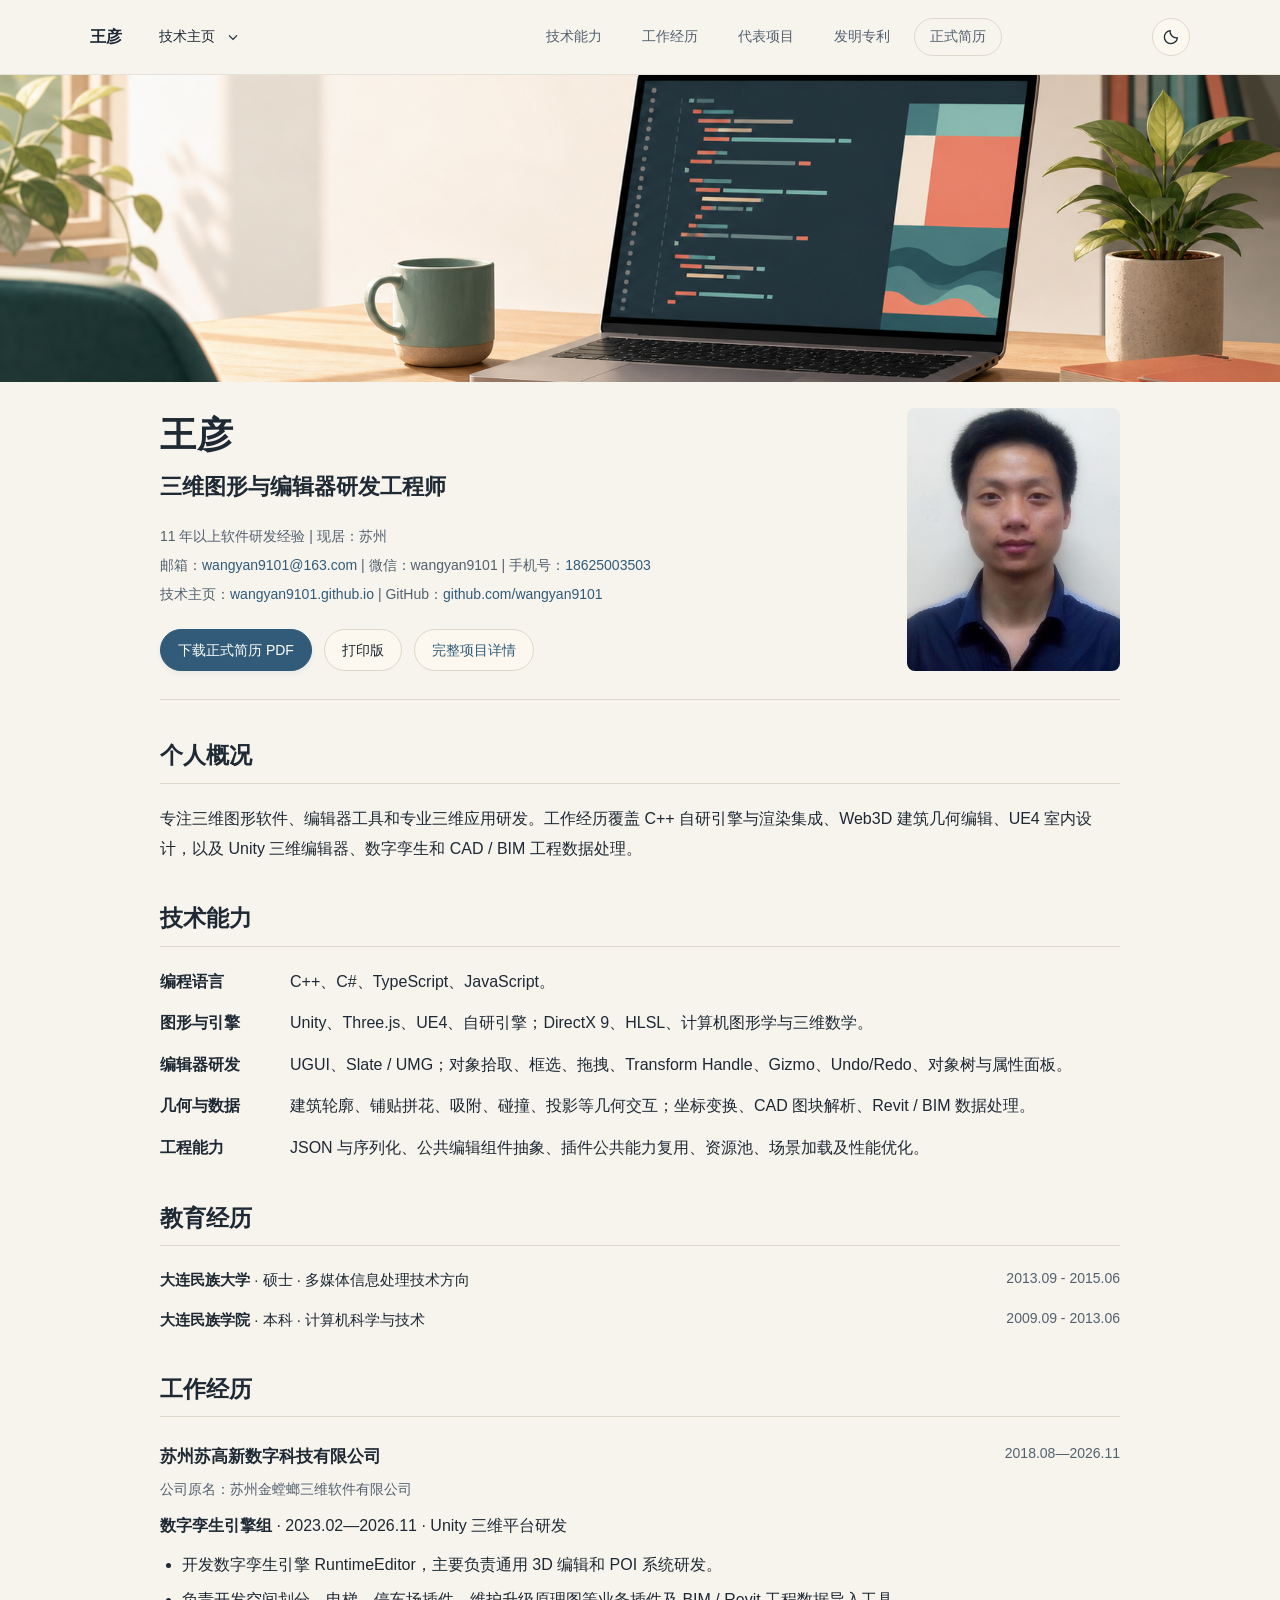
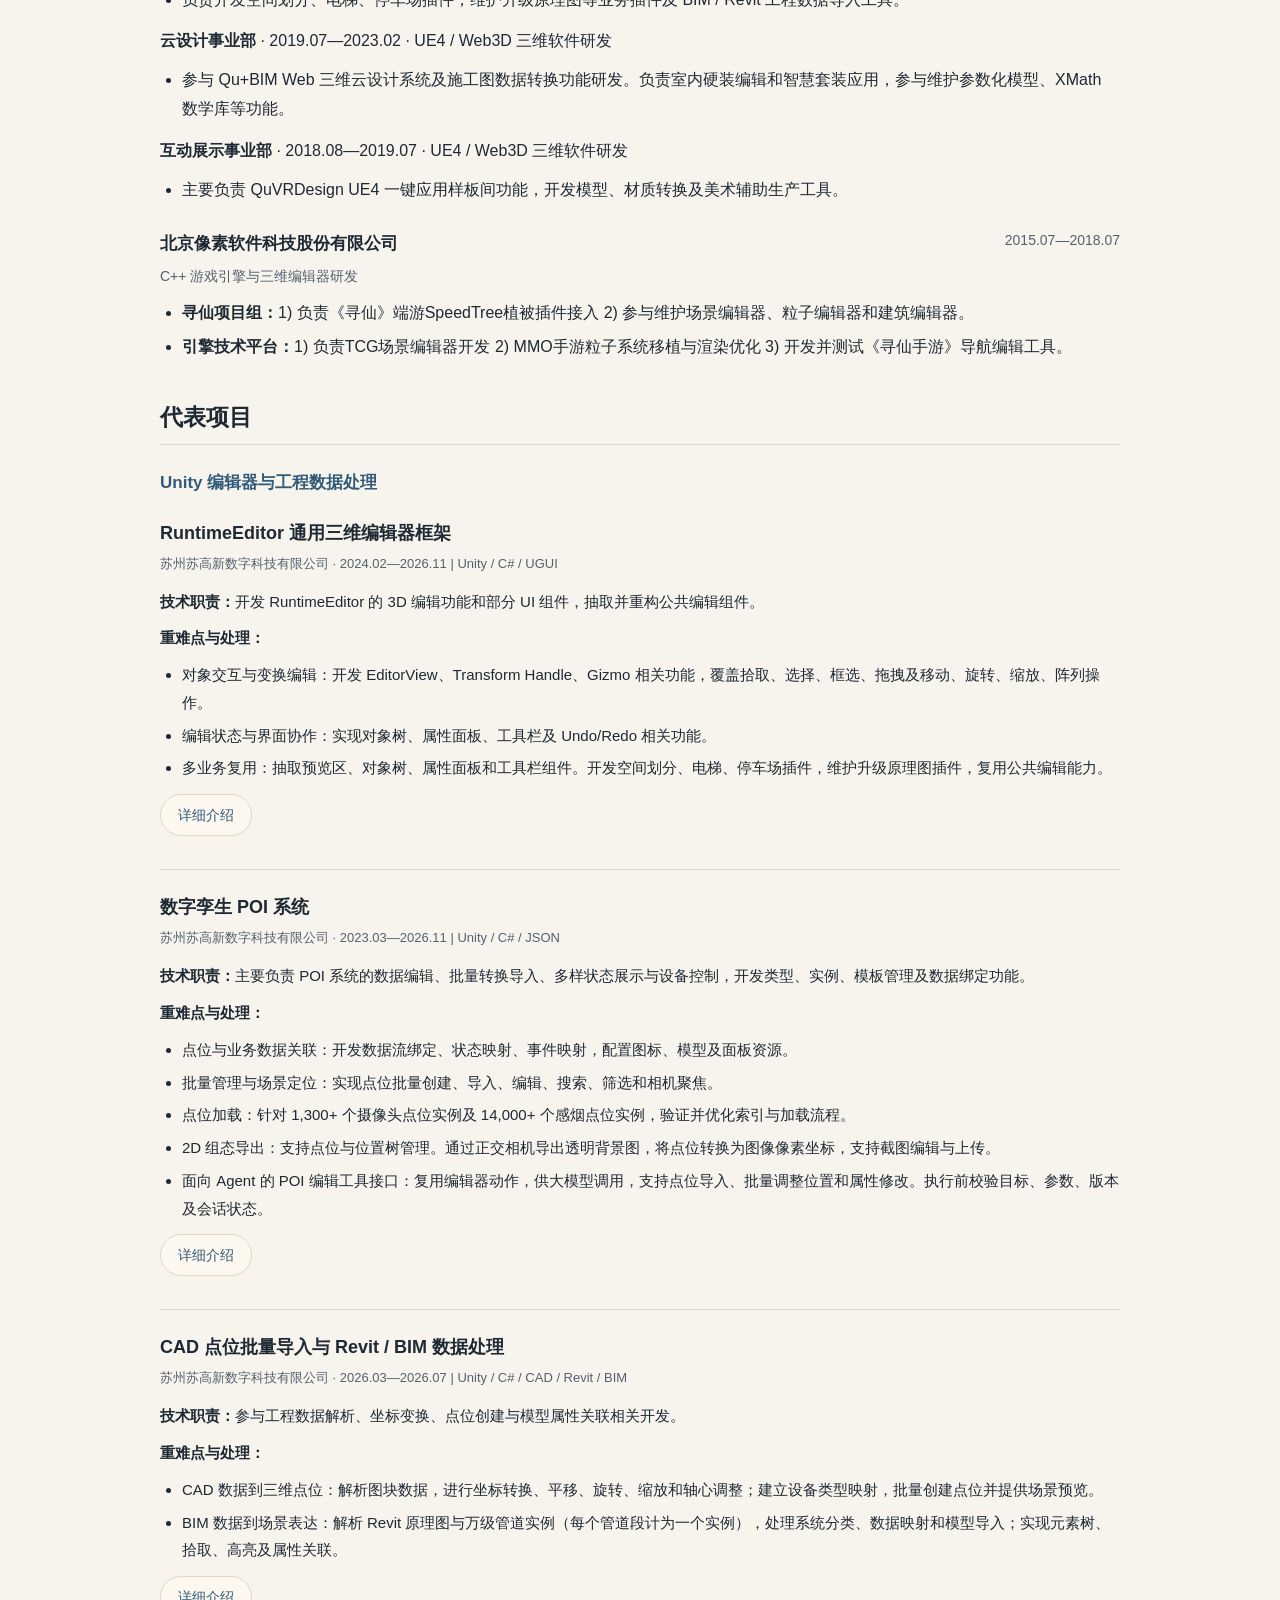
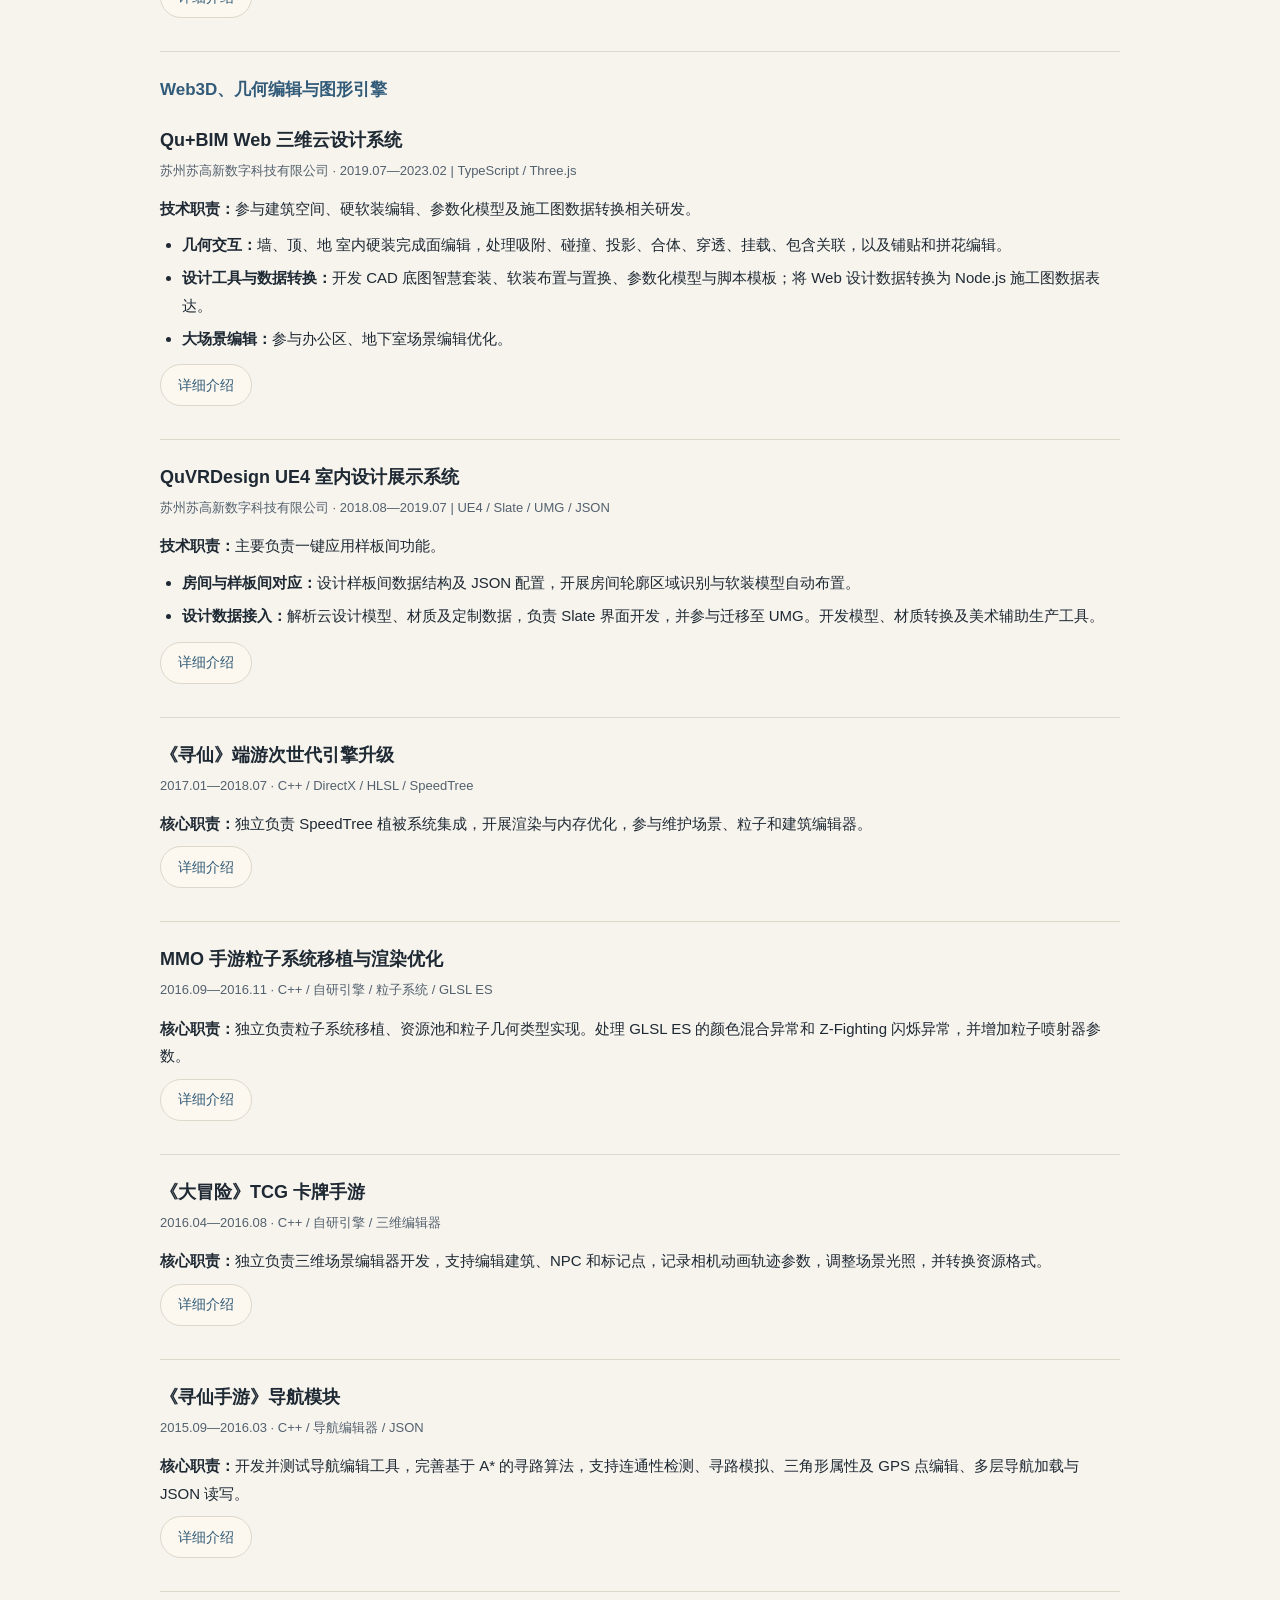
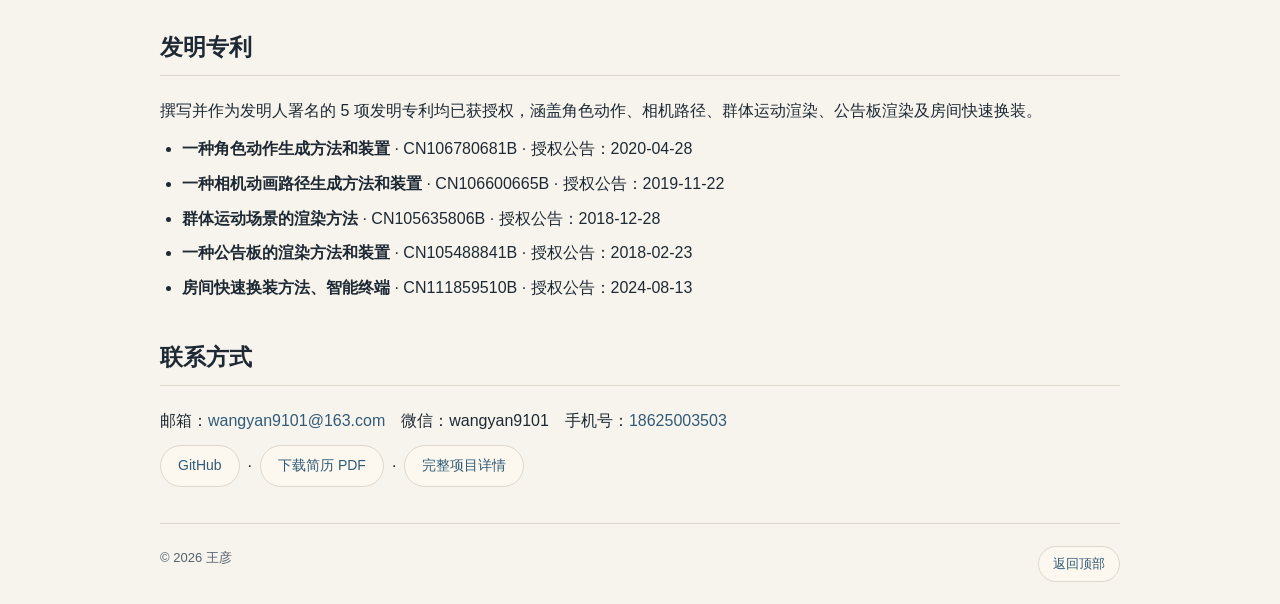
<file: index.html>
<!doctype html><html lang="zh-CN"><head><meta charset="utf-8"><meta name="viewport" content="width=device-width,initial-scale=1"><title>王彦 | 三维图形与编辑器研发工程师</title><meta name="description" content="王彦，三维图形与编辑器研发工程师，11 年以上三维软件研发经验。C++、C#、Unity、Three.js、几何编辑与 CAD/BIM。工作经历、关键技能和项目重难点。"><meta property="og:title" content="王彦 | 三维图形与编辑器研发工程师"><meta property="og:description" content="三维图形与编辑器研发工程师，关键技能、项目职责与重难点处理"><meta property="og:type" content="website"><meta name="color-scheme" content="light"><link rel="icon" href="projects/mark.svg" type="image/svg+xml"><link rel="stylesheet" href="styles.css?v=45b7a592b704"><script src="main.js?v=283712231aef" defer></script><link rel="stylesheet" href="back-to-top.css?v=5ec0dcc4ddd5"><script defer src="back-to-top.js?v=46f91dd4b315"></script></head><body><a class="skip" href="#main">跳至正文</a><div class="site-header"><a class="brand" href="./">王彦</a><details class="page-switcher"><summary>技术主页<svg viewBox="0 0 20 20" width="16" height="16" fill="none" stroke="currentColor" stroke-width="1.6" aria-hidden="true"><path d="m5 8 5 5 5-5"/></svg></summary><div class="page-switcher-menu"><a href="./" aria-current="page">技术主页</a><a href="projects/">项目详情页</a></div></details><nav aria-label="主导航"><a href="#skills">技术能力</a><a href="#experience">工作经历</a><a href="#projects">代表项目</a><a href="#patents">发明专利</a><a href="resume/print.html">正式简历</a></nav><button class="theme-toggle" type="button" aria-label="切换至深色主题" aria-pressed="false" title="切换至深色主题"><svg class="moon-icon" viewBox="0 0 24 24" fill="none" stroke="currentColor" stroke-width="1.7" aria-hidden="true"><path d="M20.5 13.2A8.7 8.7 0 0 1 10.8 3.5a8.7 8.7 0 1 0 9.7 9.7Z"/></svg><svg class="sun-icon" viewBox="0 0 24 24" fill="none" stroke="currentColor" stroke-width="1.7" aria-hidden="true"><circle cx="12" cy="12" r="4"/><path d="M12 2v2m0 16v2M2 12h2m16 0h2M5 5l1.5 1.5m11 11L19 19M5 19l1.5-1.5m11-11L19 5"/></svg></button></div><div id="top"></div><div class="intro-banner"><img src="assets/hero-blog.png" alt="代码写作工作台插画" width="1717" height="916" fetchpriority="high"></div><main id="main"><header class="profile-intro"><div class="profile-copy"><div class="identity-title"><h1>王彦</h1><p class="position">三维图形与编辑器研发工程师</p></div><p class="meta">11 年以上软件研发经验 | 现居：苏州</p><p class="meta">邮箱：<a href="mailto:wangyan9101@163.com">wangyan9101@163.com</a> | 微信：wangyan9101 | 手机号：<a href="tel:18625003503">18625003503</a></p><p class="meta">技术主页：<a href="https://wangyan9101.github.io/" target="_blank" rel="noopener noreferrer">wangyan9101.github.io</a> | GitHub：<a href="https://github.com/wangyan9101" target="_blank" rel="noopener noreferrer">github.com/wangyan9101</a></p><div class="actions"><a class="button primary" href="resume/wangyan-resume.pdf?v=4e2dd6bd0099" download>下载正式简历 PDF</a><a class="button" href="resume/print.html">打印版</a><a class="text-link" href="projects/">完整项目详情</a></div></div><div class="portrait-frame"><img class="portrait" src="assets/SB.jpg" alt="王彦证件照" width="358" height="441"></div></header>
<h2 id="about">个人概况</h2><p>专注三维图形软件、编辑器工具和专业三维应用研发。工作经历覆盖 C++ 自研引擎与渲染集成、Web3D 建筑几何编辑、UE4 室内设计，以及 Unity 三维编辑器、数字孪生和 CAD / BIM 工程数据处理。</p>
<h2 id="skills">技术能力</h2><dl class="skills"><dt>编程语言</dt><dd>C++、C#、TypeScript、JavaScript。</dd><dt>图形与引擎</dt><dd>Unity、Three.js、UE4、自研引擎；DirectX 9、HLSL、计算机图形学与三维数学。</dd><dt>编辑器研发</dt><dd>UGUI、Slate / UMG；对象拾取、框选、拖拽、Transform Handle、Gizmo、Undo/Redo、对象树与属性面板。</dd><dt>几何与数据</dt><dd>建筑轮廓、铺贴拼花、吸附、碰撞、投影等几何交互；坐标变换、CAD 图块解析、Revit / BIM 数据处理。</dd><dt>工程能力</dt><dd>JSON 与序列化、公共编辑组件抽象、插件公共能力复用、资源池、场景加载及性能优化。</dd></dl>
<h2>教育经历</h2><div class="education"><span><strong>大连民族大学</strong> · 硕士 · 多媒体信息处理技术方向</span><span>2013.09 - 2015.06</span></div><div class="education"><span><strong>大连民族学院</strong> · 本科 · 计算机科学与技术</span><span>2009.09 - 2013.06</span></div>
<h2 id="experience">工作经历</h2><div class="job"><strong>苏州苏高新数字科技有限公司</strong><span>2018.08—2026.11</span></div><p class="former-name">公司原名：苏州金螳螂三维软件有限公司</p>
<p><strong>数字孪生引擎组</strong> · 2023.02—2026.11 · Unity 三维平台研发</p><ul><li>开发数字孪生引擎 RuntimeEditor，主要负责通用 3D 编辑和 POI 系统研发。</li><li>负责开发空间划分、电梯、停车场插件，维护升级原理图等业务插件及 BIM / Revit 工程数据导入工具。</li></ul>
<p><strong>云设计事业部</strong> · 2019.07—2023.02 · UE4 / Web3D 三维软件研发</p><ul><li>参与 Qu+BIM Web 三维云设计系统及施工图数据转换功能研发。负责室内硬装编辑和智慧套装应用，参与维护参数化模型、XMath 数学库等功能。</li></ul>
<p><strong>互动展示事业部</strong> · 2018.08—2019.07 · UE4 / Web3D 三维软件研发</p><ul><li>主要负责 QuVRDesign UE4 一键应用样板间功能，开发模型、材质转换及美术辅助生产工具。</li></ul>
<div class="job"><strong>北京像素软件科技股份有限公司</strong><span>2015.07—2018.07</span></div><p>C++ 游戏引擎与三维编辑器研发</p>
<ul><li><strong>寻仙项目组：</strong>1) 负责《寻仙》端游SpeedTree植被插件接入 2) 参与维护场景编辑器、粒子编辑器和建筑编辑器。</li><li><strong>引擎技术平台：</strong>1) 负责TCG场景编辑器开发 2) MMO手游粒子系统移植与渲染优化 3) 开发并测试《寻仙手游》导航编辑工具。</li></ul>
<h2 id="projects">代表项目</h2><h3 class="group-title">Unity 编辑器与工程数据处理</h3>
<article class="project"><h3>RuntimeEditor 通用三维编辑器框架</h3><p class="stack">苏州苏高新数字科技有限公司 · 2024.02—2026.11 | Unity / C# / UGUI</p><p><span class="label">技术职责：</span>开发 RuntimeEditor 的 3D 编辑功能和部分 UI 组件，抽取并重构公共编辑组件。</p><p><span class="label">重难点与处理：</span></p><ul><li>对象交互与变换编辑：开发 EditorView、Transform Handle、Gizmo 相关功能，覆盖拾取、选择、框选、拖拽及移动、旋转、缩放、阵列操作。</li><li>编辑状态与界面协作：实现对象树、属性面板、工具栏及 Undo/Redo 相关功能。</li><li>多业务复用：抽取预览区、对象树、属性面板和工具栏组件。开发空间划分、电梯、停车场插件，维护升级原理图插件，复用公共编辑能力。</li></ul><p class="project-detail-links"><a class="text-link" href="projects/#unity-editor">详细介绍</a></p></article>
<article class="project"><h3>数字孪生 POI 系统</h3><p class="stack">苏州苏高新数字科技有限公司 · 2023.03—2026.11 | Unity / C# / JSON</p><p><span class="label">技术职责：</span>主要负责 POI 系统的数据编辑、批量转换导入、多样状态展示与设备控制，开发类型、实例、模板管理及数据绑定功能。</p><p><span class="label">重难点与处理：</span></p><ul><li>点位与业务数据关联：开发数据流绑定、状态映射、事件映射，配置图标、模型及面板资源。</li><li>批量管理与场景定位：实现点位批量创建、导入、编辑、搜索、筛选和相机聚焦。</li><li>点位加载：针对 1,300+ 个摄像头点位实例及 14,000+ 个感烟点位实例，验证并优化索引与加载流程。</li><li>2D 组态导出：支持点位与位置树管理。通过正交相机导出透明背景图，将点位转换为图像像素坐标，支持截图编辑与上传。</li><li>面向 Agent 的 POI 编辑工具接口：复用编辑器动作，供大模型调用，支持点位导入、批量调整位置和属性修改。执行前校验目标、参数、版本及会话状态。</li></ul><p class="project-detail-links"><a class="text-link" href="projects/#poi">详细介绍</a></p></article>
<article class="project"><h3>CAD 点位批量导入与 Revit / BIM 数据处理</h3><p class="stack">苏州苏高新数字科技有限公司 · 2026.03—2026.07 | Unity / C# / CAD / Revit / BIM</p><p><span class="label">技术职责：</span>参与工程数据解析、坐标变换、点位创建与模型属性关联相关开发。</p><p><span class="label">重难点与处理：</span></p><ul><li>CAD 数据到三维点位：解析图块数据，进行坐标转换、平移、旋转、缩放和轴心调整；建立设备类型映射，批量创建点位并提供场景预览。</li><li>BIM 数据到场景表达：解析 Revit 原理图与万级管道实例（每个管道段计为一个实例），处理系统分类、数据映射和模型导入；实现元素树、拾取、高亮及属性关联。</li></ul><p class="project-detail-links"><a class="text-link" href="projects/#cad-bim">详细介绍</a></p></article><h3 class="group-title">Web3D、几何编辑与图形引擎</h3>
<article class="project"><h3>Qu+BIM Web 三维云设计系统</h3><p class="stack">苏州苏高新数字科技有限公司 · 2019.07—2023.02 | TypeScript / Three.js</p><p><span class="label">技术职责：</span>参与建筑空间、硬软装编辑、参数化模型及施工图数据转换相关研发。</p><ul><li><strong>几何交互：</strong>墙、顶、地 室内硬装完成面编辑，处理吸附、碰撞、投影、合体、穿透、挂载、包含关联，以及铺贴和拼花编辑。</li><li><strong>设计工具与数据转换：</strong>开发 CAD 底图智慧套装、软装布置与置换、参数化模型与脚本模板；将 Web 设计数据转换为 Node.js 施工图数据表达。</li><li><strong>大场景编辑：</strong>参与办公区、地下室场景编辑优化。</li></ul><p class="project-detail-links"><a class="text-link" href="projects/#web-design">详细介绍</a></p></article>
<article class="project"><h3>QuVRDesign UE4 室内设计展示系统</h3><p class="stack">苏州苏高新数字科技有限公司 · 2018.08—2019.07 | UE4 / Slate / UMG / JSON</p><p><span class="label">技术职责：</span>主要负责一键应用样板间功能。</p><ul><li><strong>房间与样板间对应：</strong>设计样板间数据结构及 JSON 配置，开展房间轮廓区域识别与软装模型自动布置。</li><li><strong>设计数据接入：</strong>解析云设计模型、材质及定制数据，负责 Slate 界面开发，并参与迁移至 UMG。开发模型、材质转换及美术辅助生产工具。</li></ul><p class="project-detail-links"><a class="text-link" href="projects/#ue4">详细介绍</a></p></article>
<article class="project pixel-project"><h3>《寻仙》端游次世代引擎升级</h3><p class="stack">2017.01—2018.07 · C++ / DirectX / HLSL / SpeedTree</p><p><span class="label">核心职责：</span>独立负责 SpeedTree 植被系统集成，开展渲染与内存优化，参与维护场景、粒子和建筑编辑器。</p><p class="project-detail-links"><a class="text-link" href="projects/#speedtree">详细介绍</a></p></article>
<article class="project pixel-project"><h3>MMO 手游粒子系统移植与渲染优化</h3><p class="stack">2016.09—2016.11 · C++ / 自研引擎 / 粒子系统 / GLSL ES</p><p><span class="label">核心职责：</span>独立负责粒子系统移植、资源池和粒子几何类型实现。处理 GLSL ES 的颜色混合异常和 Z-Fighting 闪烁异常，并增加粒子喷射器参数。</p><p class="project-detail-links"><a class="text-link" href="projects/#particles">详细介绍</a></p></article>
<article class="project pixel-project"><h3>《大冒险》TCG 卡牌手游</h3><p class="stack">2016.04—2016.08 · C++ / 自研引擎 / 三维编辑器</p><p><span class="label">核心职责：</span>独立负责三维场景编辑器开发，支持编辑建筑、NPC 和标记点，记录相机动画轨迹参数，调整场景光照，并转换资源格式。</p><p class="project-detail-links"><a class="text-link" href="projects/#tcg">详细介绍</a></p></article>
<article class="project pixel-project"><h3>《寻仙手游》导航模块</h3><p class="stack">2015.09—2016.03 · C++ / 导航编辑器 / JSON</p><p><span class="label">核心职责：</span>开发并测试导航编辑工具，完善基于 A* 的寻路算法，支持连通性检测、寻路模拟、三角形属性及 GPS 点编辑、多层导航加载与 JSON 读写。</p><p class="project-detail-links"><a class="text-link" href="projects/#navigation">详细介绍</a></p></article>
<h2 id="patents">发明专利</h2><p>撰写并作为发明人署名的 5 项发明专利均已获授权，涵盖角色动作、相机路径、群体运动渲染、公告板渲染及房间快速换装。</p><ul class="patent-list"><li><strong>一种角色动作生成方法和装置</strong> · CN106780681B · 授权公告：2020-04-28</li><li><strong>一种相机动画路径生成方法和装置</strong> · CN106600665B · 授权公告：2019-11-22</li><li><strong>群体运动场景的渲染方法</strong> · CN105635806B · 授权公告：2018-12-28</li><li><strong>一种公告板的渲染方法和装置</strong> · CN105488841B · 授权公告：2018-02-23</li><li><strong>房间快速换装方法、智能终端</strong> · CN111859510B · 授权公告：2024-08-13</li></ul>
<section class="contact"><h2>联系方式</h2><p>邮箱：<a href="mailto:wangyan9101@163.com">wangyan9101@163.com</a>　微信：wangyan9101　手机号：<a href="tel:18625003503">18625003503</a></p><p><a href="https://github.com/wangyan9101" target="_blank" rel="noopener noreferrer">GitHub</a> · <a href="resume/wangyan-resume.pdf?v=4e2dd6bd0099" download>下载简历 PDF</a> · <a href="projects/">完整项目详情</a></p></section></main><footer class="site-footer"><span>© 2026 王彦</span><a href="#top">返回顶部</a></footer></body></html>
</file>
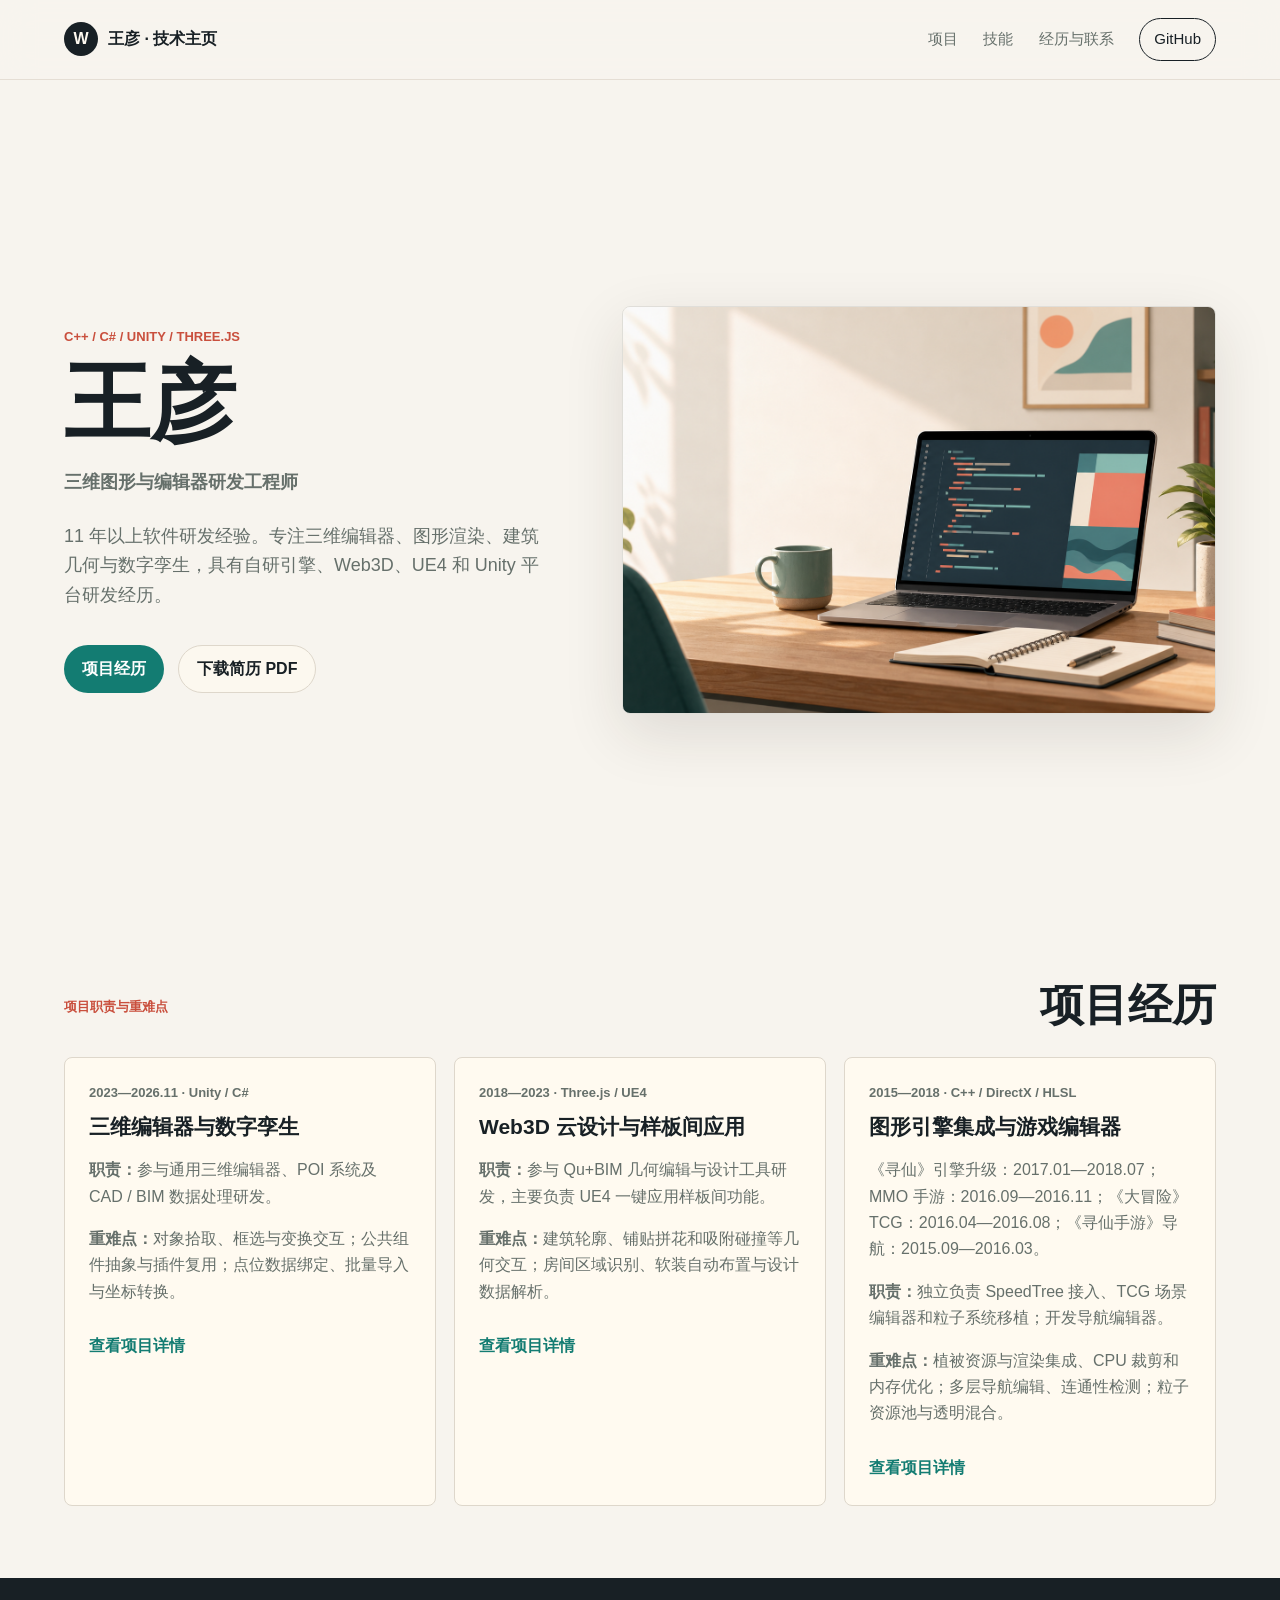
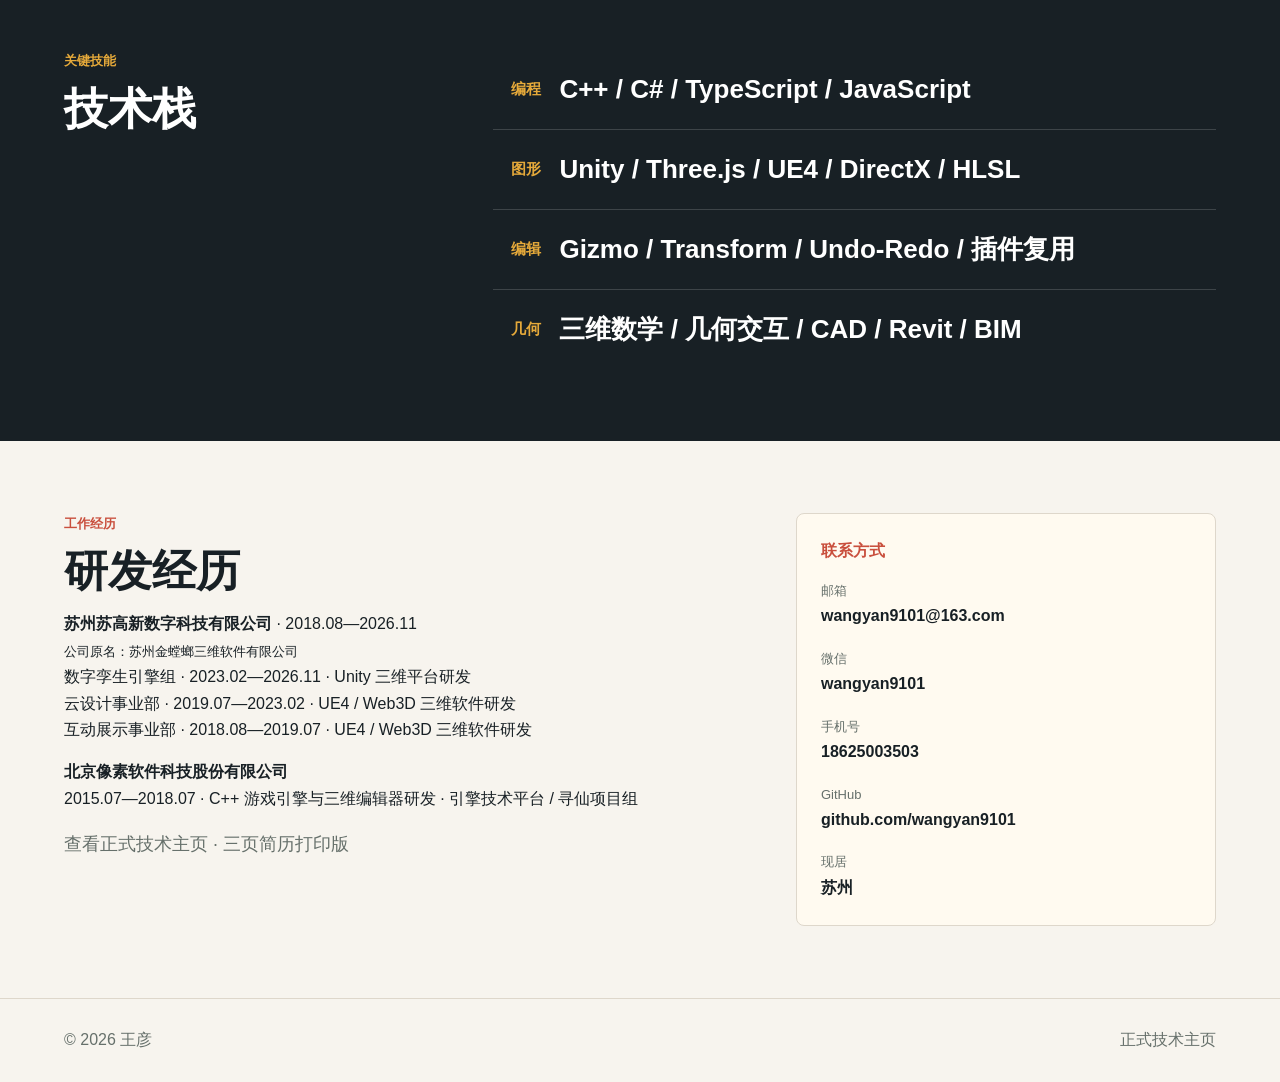
<file: legacy/index.html>
<!doctype html>
<html lang="zh-CN">
  <head>
    <meta charset="utf-8">
    <meta name="viewport" content="width=device-width, initial-scale=1">
    <title>王彦 | 三维图形与编辑器研发工程师</title>
    <meta name="description" content="王彦，三维图形与编辑器研发工程师，11 年以上三维软件研发经验。Unity 三维编辑器、数字孪生、Web3D 几何编辑与自研引擎图形研发。">
    <link rel="stylesheet" href="styles.css">
  </head>
  <body>
    <header class="site-header">
      <a class="brand" href="#top" aria-label="返回顶部">
        <span class="brand-mark">W</span>
        <span>王彦 · 技术主页</span>
      </a>
      <nav class="nav" aria-label="主导航">
        <a href="#projects">项目</a>
        <a href="#skills">技能</a>
        <a href="#about">经历与联系</a>
        <a class="nav-cta" href="https://github.com/wangyan9101" target="_blank" rel="noopener noreferrer">GitHub</a>
      </nav>
    </header>

    <main id="top">
      <section class="hero">
        <div class="hero-copy">
          <p class="eyebrow">C++ / C# / Unity / Three.js</p>
          <h1>王彦</h1>
          <p class="hero-text"><strong>三维图形与编辑器研发工程师</strong></p>
          <p class="hero-text">11 年以上软件研发经验。专注三维编辑器、图形渲染、建筑几何与数字孪生，具有自研引擎、Web3D、UE4 和 Unity 平台研发经历。</p>
          <div class="hero-actions">
            <a class="button primary" href="#projects">项目经历</a>
            <a class="button secondary" href="../resume/wangyan-resume.pdf?v=4e2dd6bd0099" download>下载简历 PDF</a>
          </div>
        </div>
        <div class="hero-media" aria-label="代码写作工作台插画">
          <img src="../assets/hero-blog.png" alt="代码写作工作台插画">
        </div>
      </section>

      <section class="section" id="projects" aria-labelledby="projects-title">
        <div class="section-heading">
          <p class="eyebrow">项目职责与重难点</p>
          <h2 id="projects-title">项目经历</h2>
        </div>
        <div class="post-grid">
          <article class="post-card">
            <p class="post-meta">2023—2026.11 · Unity / C#</p>
            <h3>三维编辑器与数字孪生</h3>
            <p><strong>职责：</strong>参与通用三维编辑器、POI 系统及 CAD / BIM 数据处理研发。</p>
            <p><strong>重难点：</strong>对象拾取、框选与变换交互；公共组件抽象与插件复用；点位数据绑定、批量导入与坐标转换。</p>
            <a href="../projects/">查看项目详情</a>
          </article>
          <article class="post-card">
            <p class="post-meta">2018—2023 · Three.js / UE4</p>
            <h3>Web3D 云设计与样板间应用</h3>
            <p><strong>职责：</strong>参与 Qu+BIM 几何编辑与设计工具研发，主要负责 UE4 一键应用样板间功能。</p>
            <p><strong>重难点：</strong>建筑轮廓、铺贴拼花和吸附碰撞等几何交互；房间区域识别、软装自动布置与设计数据解析。</p>
            <a href="../projects/">查看项目详情</a>
          </article>
          <article class="post-card">
            <p class="post-meta">2015—2018 · C++ / DirectX / HLSL</p>
            <h3>图形引擎集成与游戏编辑器</h3><p>《寻仙》引擎升级：2017.01—2018.07；MMO 手游：2016.09—2016.11；《大冒险》TCG：2016.04—2016.08；《寻仙手游》导航：2015.09—2016.03。</p>
            <p><strong>职责：</strong>独立负责 SpeedTree 接入、TCG 场景编辑器和粒子系统移植；开发导航编辑器。</p>
            <p><strong>重难点：</strong>植被资源与渲染集成、CPU 裁剪和内存优化；多层导航编辑、连通性检测；粒子资源池与透明混合。</p>
            <a href="../projects/">查看项目详情</a>
          </article>
        </div>
      </section>

      <section class="topics" id="skills" aria-labelledby="skills-title">
        <div>
          <p class="eyebrow">关键技能</p>
          <h2 id="skills-title">技术栈</h2>
        </div>
        <ul class="topic-list">
          <li><span>编程</span>C++ / C# / TypeScript / JavaScript</li>
          <li><span>图形</span>Unity / Three.js / UE4 / DirectX / HLSL</li>
          <li><span>编辑</span>Gizmo / Transform / Undo-Redo / 插件复用</li>
          <li><span>几何</span>三维数学 / 几何交互 / CAD / Revit / BIM</li>
        </ul>
      </section>

      <section class="about" id="about" aria-labelledby="about-title">
        <div class="about-copy">
          <p class="eyebrow">工作经历</p>
          <h2 id="about-title">研发经历</h2>
          <p><strong>苏州苏高新数字科技有限公司</strong> · 2018.08—2026.11<br><small>公司原名：苏州金螳螂三维软件有限公司</small><br>数字孪生引擎组 · 2023.02—2026.11 · Unity 三维平台研发<br>云设计事业部 · 2019.07—2023.02 · UE4 / Web3D 三维软件研发<br>互动展示事业部 · 2018.08—2019.07 · UE4 / Web3D 三维软件研发</p>
          <p><strong>北京像素软件科技股份有限公司</strong><br>2015.07—2018.07 · C++ 游戏引擎与三维编辑器研发 · 引擎技术平台 / 寻仙项目组</p>
          <p><a href="../">查看正式技术主页</a> · <a href="../resume/print.html">三页简历打印版</a></p>
        </div>
        <div class="profile-panel">
          <p class="profile-label">联系方式</p>
          <dl>
            <div><dt>邮箱</dt><dd><a href="mailto:wangyan9101@163.com">wangyan9101@163.com</a></dd></div>
            <div><dt>微信</dt><dd>wangyan9101</dd></div>
            <div><dt>手机号</dt><dd><a href="tel:18625003503">18625003503</a></dd></div>
            <div><dt>GitHub</dt><dd><a href="https://github.com/wangyan9101" target="_blank" rel="noopener noreferrer">github.com/wangyan9101</a></dd></div>
            <div><dt>现居</dt><dd>苏州</dd></div>
          </dl>
        </div>
      </section>
    </main>
    <footer class="site-footer">
      <span>© 2026 王彦</span>
      <a href="../">正式技术主页</a>
    </footer>
  </body>
</html>
</file>
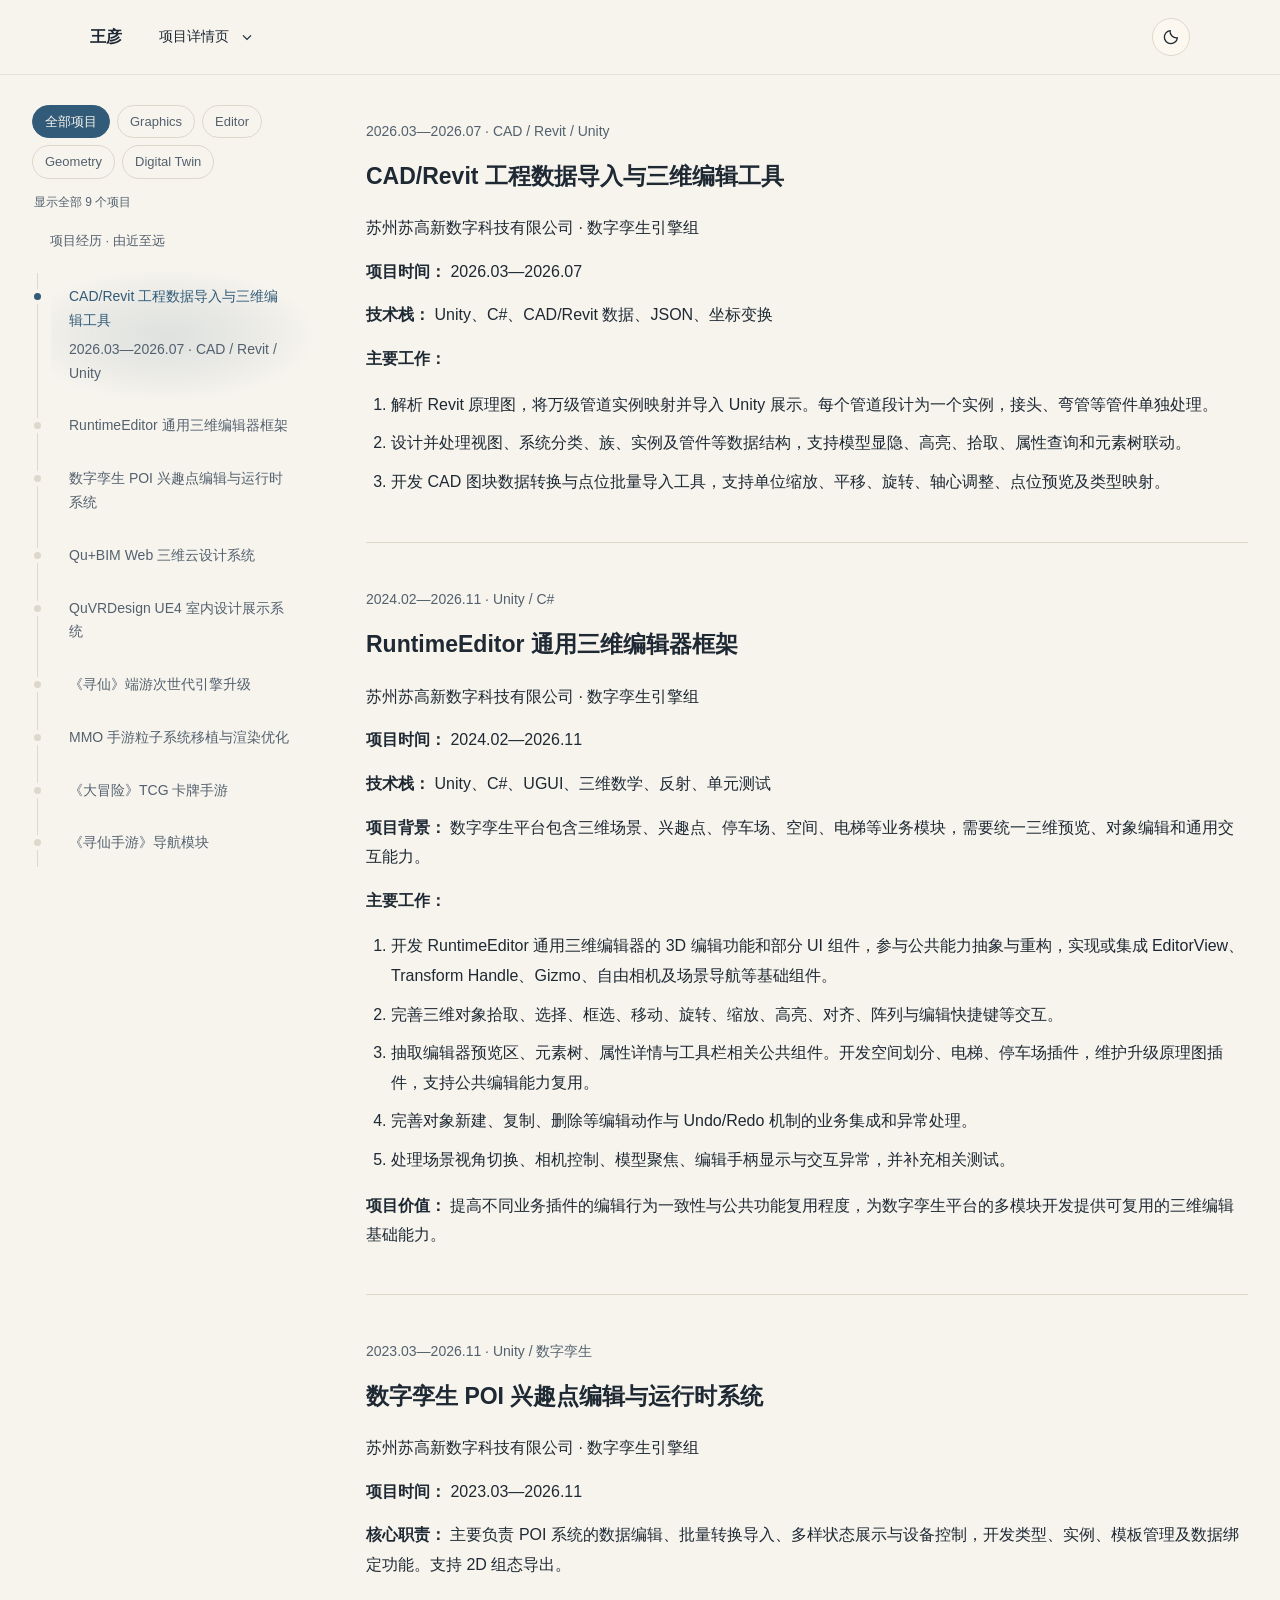
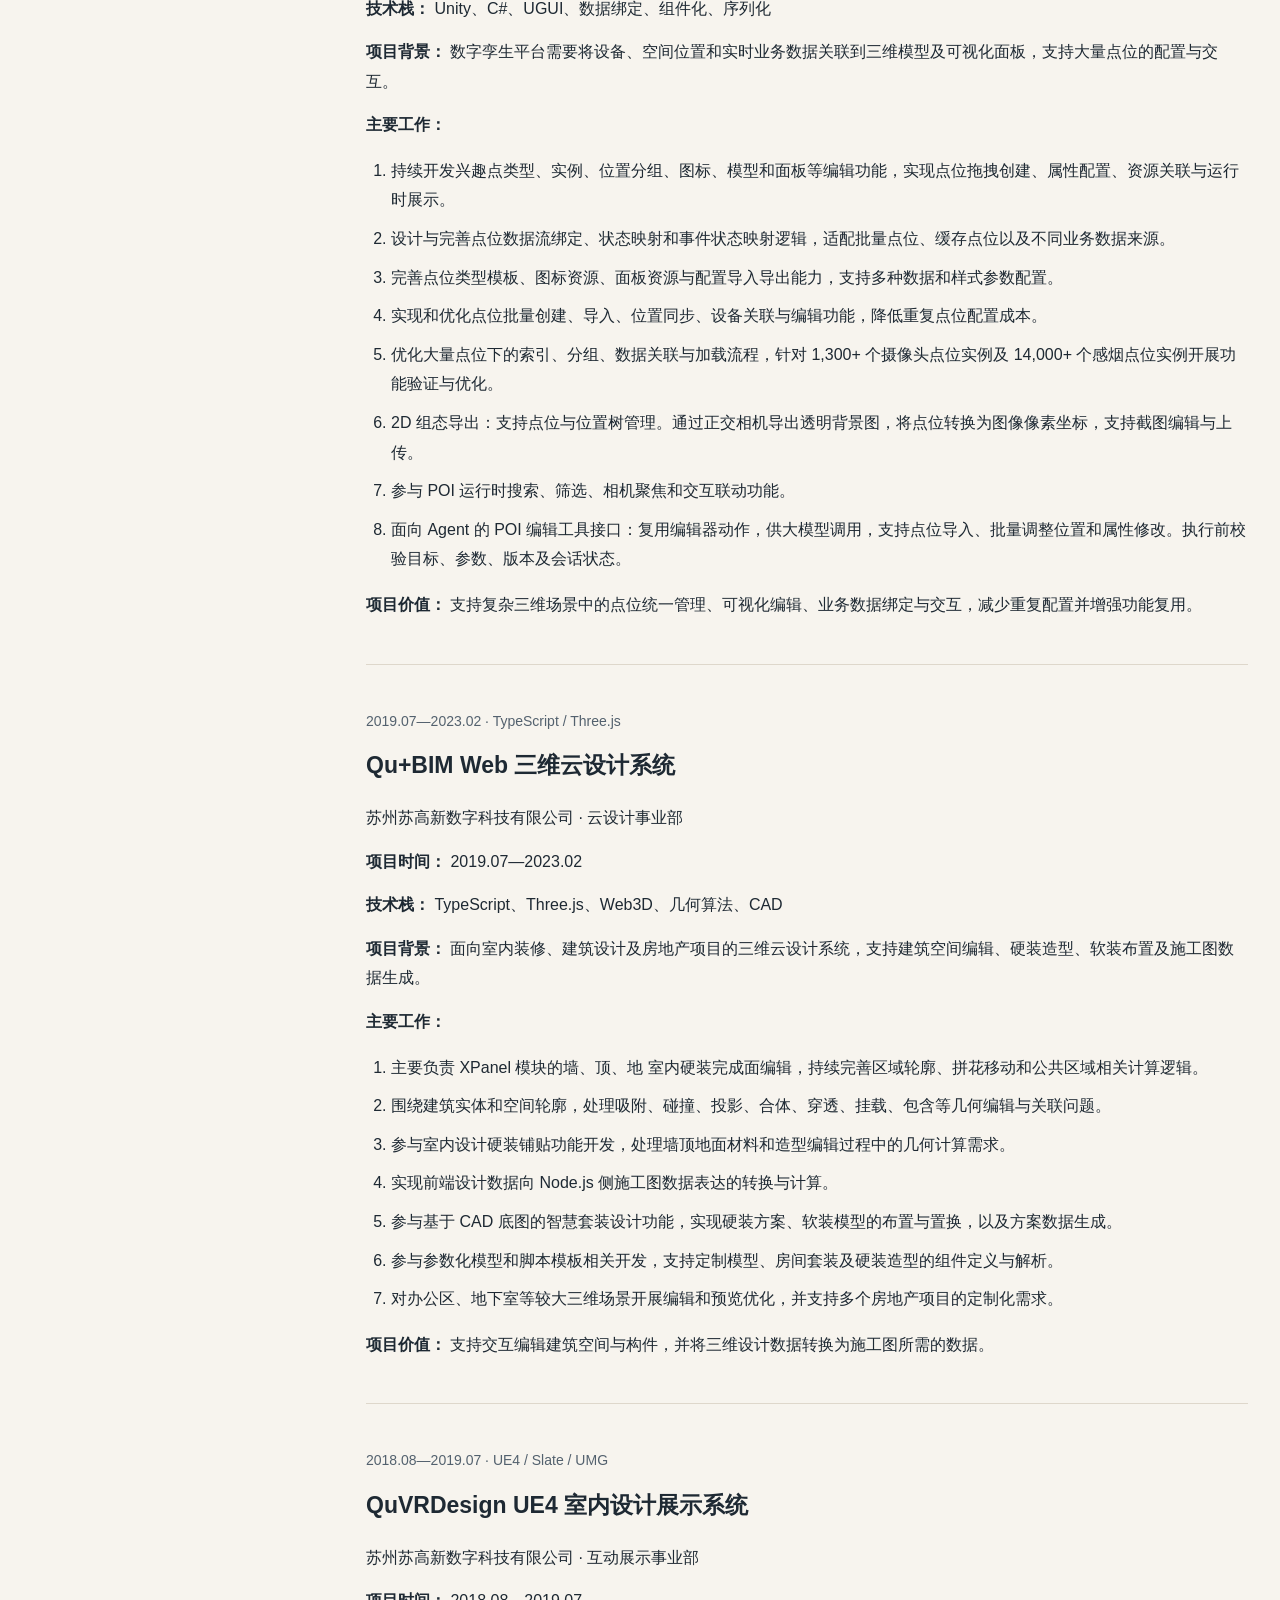
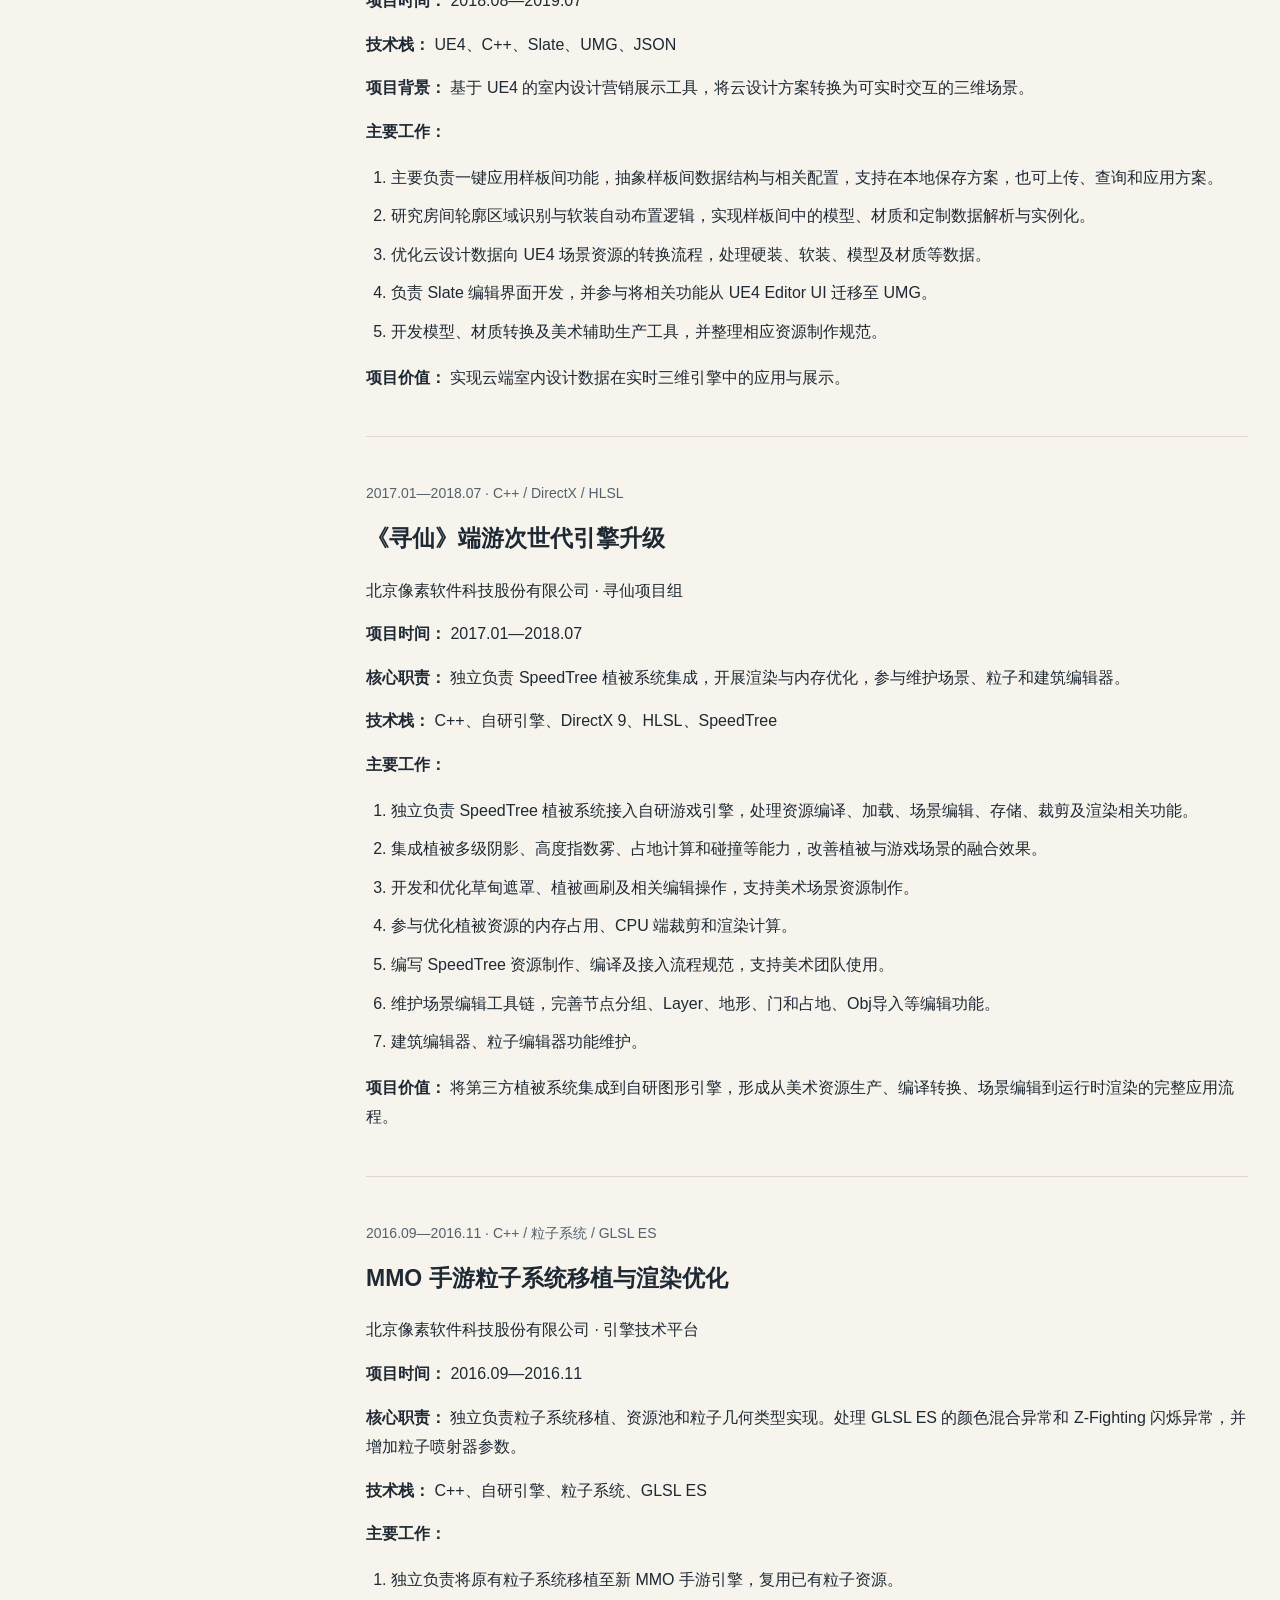
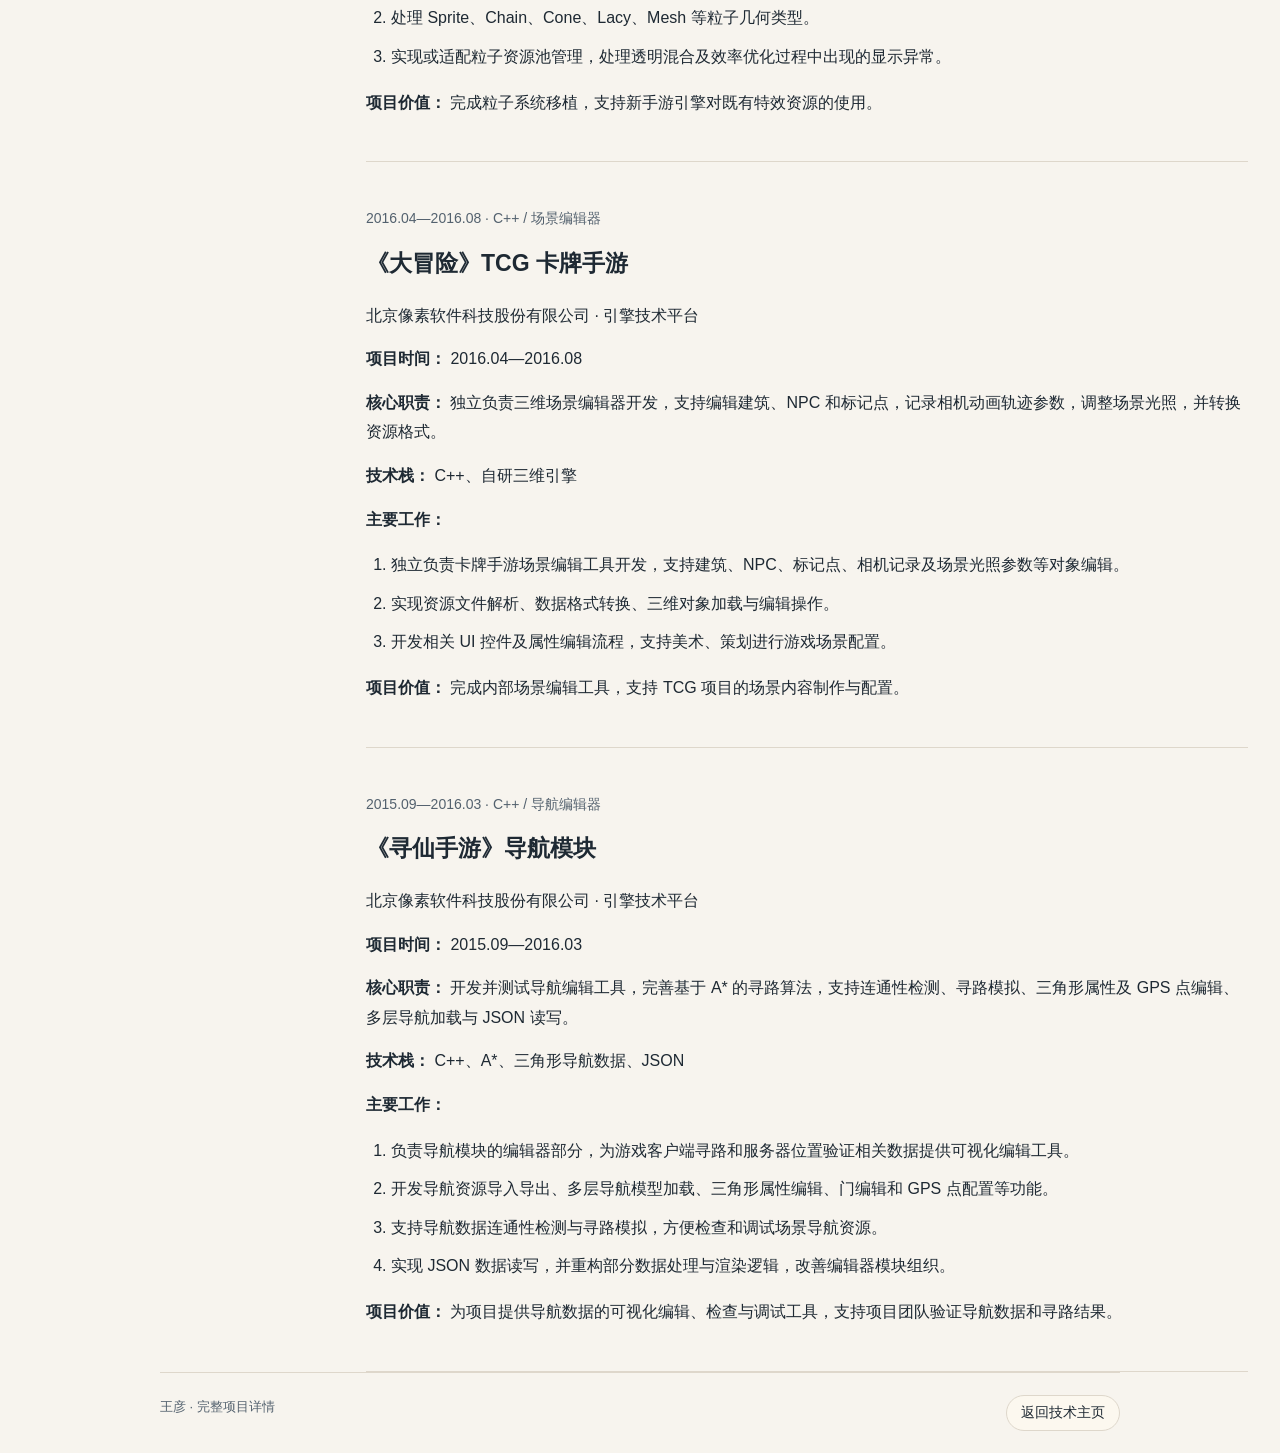
<file: projects/index.html>
<!doctype html><html lang="zh-CN"><head><meta charset="utf-8"><meta name="viewport" content="width=device-width,initial-scale=1"><title>王彦 | 三维图形与编辑器研发工程师 | 项目详情</title><meta name="description" content="王彦，三维图形与编辑器研发工程师。九个研发项目详情：Unity 编辑器、POI、CAD/Revit、Web3D 云设计、UE4 样板间、SpeedTree、导航编辑器、TCG 编辑器和粒子系统。"><link rel="icon" href="./mark.svg" type="image/svg+xml"><link rel="stylesheet" href="../styles.css?v=45b7a592b704"><link rel="stylesheet" href="./styles.css?v=569704c4ec30"><script src="../main.js?v=283712231aef" defer></script><script src="./main.js?v=50fa50f2ce77" defer></script><link rel="stylesheet" href="../back-to-top.css?v=5ec0dcc4ddd5"><script defer src="../back-to-top.js?v=46f91dd4b315"></script></head><body><a class="skip" href="#main">跳至正文</a><div class="site-header"><a class="brand" href="../">王彦</a><details class="page-switcher"><summary>项目详情页<svg viewBox="0 0 20 20" width="16" height="16" fill="none" stroke="currentColor" stroke-width="1.6" aria-hidden="true"><path d="m5 8 5 5 5-5"/></svg></summary><div class="page-switcher-menu"><a href="../">技术主页</a><a href="./" aria-current="page">项目详情页</a></div></details><button class="theme-toggle" type="button" aria-label="切换至深色主题" aria-pressed="false" title="切换至深色主题"><svg class="moon-icon" viewBox="0 0 24 24" fill="none" stroke="currentColor" stroke-width="1.7" aria-hidden="true"><path d="M20.5 13.2A8.7 8.7 0 0 1 10.8 3.5a8.7 8.7 0 1 0 9.7 9.7Z"/></svg><svg class="sun-icon" viewBox="0 0 24 24" fill="none" stroke="currentColor" stroke-width="1.7" aria-hidden="true"><circle cx="12" cy="12" r="4"/><path d="M12 2v2m0 16v2M2 12h2m16 0h2M5 5l1.5 1.5m11 11L19 19M5 19l1.5-1.5m11-11L19 5"/></svg></button></div><main id="main" class="projects-page"><h1 class="page-title-visually-hidden">三维图形与编辑器研发工程师 · 项目详情</h1><div class="projects-layout"><aside class="project-sidebar" id="project-index"><button class="project-menu-toggle" type="button" aria-expanded="true" aria-controls="project-time-nav">项目导航<span aria-hidden="true">⌄</span></button><div class="project-filters" role="group" aria-label="项目分类筛选"><button type="button" data-filter="all" aria-pressed="true">全部项目</button><button type="button" data-filter="Graphics" aria-pressed="false">Graphics</button><button type="button" data-filter="Editor" aria-pressed="false">Editor</button><button type="button" data-filter="Geometry" aria-pressed="false">Geometry</button><button type="button" data-filter="Digital Twin" aria-pressed="false">Digital Twin</button></div><p class="filter-status" role="status" aria-live="polite">显示全部 9 个项目</p><p class="sidebar-label">项目经历 · 由近至远</p><nav class="project-index" id="project-time-nav" aria-label="项目时间导航"><a class="project-nav-item is-active" data-categories="Geometry|Digital Twin|Editor" href="#cad-bim" aria-current="location"><span class="nav-title">CAD/Revit 工程数据导入与三维编辑工具</span><span class="nav-meta" aria-hidden="false"><span>2026.03—2026.07 · CAD / Revit / Unity</span></span></a><a class="project-nav-item" data-categories="Editor" href="#unity-editor"><span class="nav-title">RuntimeEditor 通用三维编辑器框架</span><span class="nav-meta" aria-hidden="true"><span>2024.02—2026.11 · Unity / C#</span></span></a><a class="project-nav-item" data-categories="Digital Twin|Editor" href="#poi"><span class="nav-title">数字孪生 POI 兴趣点编辑与运行时系统</span><span class="nav-meta" aria-hidden="true"><span>2023.03—2026.11 · Unity / 数字孪生</span></span></a><a class="project-nav-item" data-categories="Geometry|Editor" href="#web-design"><span class="nav-title">Qu+BIM Web 三维云设计系统</span><span class="nav-meta" aria-hidden="true"><span>2019.07—2023.02 · TypeScript / Three.js</span></span></a><a class="project-nav-item" data-categories="Geometry" href="#ue4"><span class="nav-title">QuVRDesign UE4 室内设计展示系统</span><span class="nav-meta" aria-hidden="true"><span>2018.08—2019.07 · UE4 / Slate / UMG</span></span></a><a class="project-nav-item" data-categories="Graphics" href="#speedtree"><span class="nav-title">《寻仙》端游次世代引擎升级</span><span class="nav-meta" aria-hidden="true"><span>2017.01—2018.07 · C++ / DirectX / HLSL</span></span></a><a class="project-nav-item" data-categories="Graphics" href="#particles"><span class="nav-title">MMO 手游粒子系统移植与渲染优化</span><span class="nav-meta" aria-hidden="true"><span>2016.09—2016.11 · C++ / 粒子系统 / GLSL ES</span></span></a><a class="project-nav-item" data-categories="Editor" href="#tcg"><span class="nav-title">《大冒险》TCG 卡牌手游</span><span class="nav-meta" aria-hidden="true"><span>2016.04—2016.08 · C++ / 场景编辑器</span></span></a><a class="project-nav-item" data-categories="Editor" href="#navigation"><span class="nav-title">《寻仙手游》导航模块</span><span class="nav-meta" aria-hidden="true"><span>2015.09—2016.03 · C++ / 导航编辑器</span></span></a></nav></aside><div class="project-content"><article class="project-detail" data-categories="Geometry|Digital Twin|Editor" id="cad-bim"><p class="project-phase">2026.03—2026.07 · CAD / Revit / Unity</p><h2>CAD/Revit 工程数据导入与三维编辑工具</h2><p class="project-department">苏州苏高新数字科技有限公司 · 数字孪生引擎组</p><p><strong>项目时间：</strong> 2026.03—2026.07</p><p><strong>技术栈：</strong> Unity、C#、CAD/Revit 数据、JSON、坐标变换</p><p><strong>主要工作：</strong></p><ol><li>解析 Revit 原理图，将万级管道实例映射并导入 Unity 展示。每个管道段计为一个实例，接头、弯管等管件单独处理。</li><li>设计并处理视图、系统分类、族、实例及管件等数据结构，支持模型显隐、高亮、拾取、属性查询和元素树联动。</li><li>开发 CAD 图块数据转换与点位批量导入工具，支持单位缩放、平移、旋转、轴心调整、点位预览及类型映射。</li></ol></article><article class="project-detail" data-categories="Editor" id="unity-editor"><p class="project-phase">2024.02—2026.11 · Unity / C#</p><h2>RuntimeEditor 通用三维编辑器框架</h2><p class="project-department">苏州苏高新数字科技有限公司 · 数字孪生引擎组</p><p><strong>项目时间：</strong> 2024.02—2026.11</p><p><strong>技术栈：</strong> Unity、C#、UGUI、三维数学、反射、单元测试</p><p><strong>项目背景：</strong> 数字孪生平台包含三维场景、兴趣点、停车场、空间、电梯等业务模块，需要统一三维预览、对象编辑和通用交互能力。</p><p><strong>主要工作：</strong></p><ol><li>开发 RuntimeEditor 通用三维编辑器的 3D 编辑功能和部分 UI 组件，参与公共能力抽象与重构，实现或集成 EditorView、Transform Handle、Gizmo、自由相机及场景导航等基础组件。</li><li>完善三维对象拾取、选择、框选、移动、旋转、缩放、高亮、对齐、阵列与编辑快捷键等交互。</li><li>抽取编辑器预览区、元素树、属性详情与工具栏相关公共组件。开发空间划分、电梯、停车场插件，维护升级原理图插件，支持公共编辑能力复用。</li><li>完善对象新建、复制、删除等编辑动作与 Undo/Redo 机制的业务集成和异常处理。</li><li>处理场景视角切换、相机控制、模型聚焦、编辑手柄显示与交互异常，并补充相关测试。</li></ol><p><strong>项目价值：</strong> 提高不同业务插件的编辑行为一致性与公共功能复用程度，为数字孪生平台的多模块开发提供可复用的三维编辑基础能力。</p></article><article class="project-detail" data-categories="Digital Twin|Editor" id="poi"><p class="project-phase">2023.03—2026.11 · Unity / 数字孪生</p><h2>数字孪生 POI 兴趣点编辑与运行时系统</h2><p class="project-department">苏州苏高新数字科技有限公司 · 数字孪生引擎组</p><p><strong>项目时间：</strong> 2023.03—2026.11</p><p><strong>核心职责：</strong> 主要负责 POI 系统的数据编辑、批量转换导入、多样状态展示与设备控制，开发类型、实例、模板管理及数据绑定功能。支持 2D 组态导出。</p><p><strong>技术栈：</strong> Unity、C#、UGUI、数据绑定、组件化、序列化</p><p><strong>项目背景：</strong> 数字孪生平台需要将设备、空间位置和实时业务数据关联到三维模型及可视化面板，支持大量点位的配置与交互。</p><p><strong>主要工作：</strong></p><ol><li>持续开发兴趣点类型、实例、位置分组、图标、模型和面板等编辑功能，实现点位拖拽创建、属性配置、资源关联与运行时展示。</li><li>设计与完善点位数据流绑定、状态映射和事件状态映射逻辑，适配批量点位、缓存点位以及不同业务数据来源。</li><li>完善点位类型模板、图标资源、面板资源与配置导入导出能力，支持多种数据和样式参数配置。</li><li>实现和优化点位批量创建、导入、位置同步、设备关联与编辑功能，降低重复点位配置成本。</li><li>优化大量点位下的索引、分组、数据关联与加载流程，针对 1,300+ 个摄像头点位实例及 14,000+ 个感烟点位实例开展功能验证与优化。</li><li>2D 组态导出：支持点位与位置树管理。通过正交相机导出透明背景图，将点位转换为图像像素坐标，支持截图编辑与上传。</li><li>参与 POI 运行时搜索、筛选、相机聚焦和交互联动功能。</li><li>面向 Agent 的 POI 编辑工具接口：复用编辑器动作，供大模型调用，支持点位导入、批量调整位置和属性修改。执行前校验目标、参数、版本及会话状态。</li></ol><p><strong>项目价值：</strong> 支持复杂三维场景中的点位统一管理、可视化编辑、业务数据绑定与交互，减少重复配置并增强功能复用。</p></article><article class="project-detail" data-categories="Geometry|Editor" id="web-design"><p class="project-phase">2019.07—2023.02 · TypeScript / Three.js</p><h2>Qu+BIM Web 三维云设计系统</h2><p class="project-department">苏州苏高新数字科技有限公司 · 云设计事业部</p><p><strong>项目时间：</strong> 2019.07—2023.02</p><p><strong>技术栈：</strong> TypeScript、Three.js、Web3D、几何算法、CAD</p><p><strong>项目背景：</strong> 面向室内装修、建筑设计及房地产项目的三维云设计系统，支持建筑空间编辑、硬装造型、软装布置及施工图数据生成。</p><p><strong>主要工作：</strong></p><ol><li>主要负责 XPanel 模块的墙、顶、地 室内硬装完成面编辑，持续完善区域轮廓、拼花移动和公共区域相关计算逻辑。</li><li>围绕建筑实体和空间轮廓，处理吸附、碰撞、投影、合体、穿透、挂载、包含等几何编辑与关联问题。</li><li>参与室内设计硬装铺贴功能开发，处理墙顶地面材料和造型编辑过程中的几何计算需求。</li><li>实现前端设计数据向 Node.js 侧施工图数据表达的转换与计算。</li><li>参与基于 CAD 底图的智慧套装设计功能，实现硬装方案、软装模型的布置与置换，以及方案数据生成。</li><li>参与参数化模型和脚本模板相关开发，支持定制模型、房间套装及硬装造型的组件定义与解析。</li><li>对办公区、地下室等较大三维场景开展编辑和预览优化，并支持多个房地产项目的定制化需求。</li></ol><p><strong>项目价值：</strong> 支持交互编辑建筑空间与构件，并将三维设计数据转换为施工图所需的数据。</p></article><article class="project-detail" data-categories="Geometry" id="ue4"><p class="project-phase">2018.08—2019.07 · UE4 / Slate / UMG</p><h2>QuVRDesign UE4 室内设计展示系统</h2><p class="project-department">苏州苏高新数字科技有限公司 · 互动展示事业部</p><p><strong>项目时间：</strong> 2018.08—2019.07</p><p><strong>技术栈：</strong> UE4、C++、Slate、UMG、JSON</p><p><strong>项目背景：</strong> 基于 UE4 的室内设计营销展示工具，将云设计方案转换为可实时交互的三维场景。</p><p><strong>主要工作：</strong></p><ol><li>主要负责一键应用样板间功能，抽象样板间数据结构与相关配置，支持在本地保存方案，也可上传、查询和应用方案。</li><li>研究房间轮廓区域识别与软装自动布置逻辑，实现样板间中的模型、材质和定制数据解析与实例化。</li><li>优化云设计数据向 UE4 场景资源的转换流程，处理硬装、软装、模型及材质等数据。</li><li>负责 Slate 编辑界面开发，并参与将相关功能从 UE4 Editor UI 迁移至 UMG。</li><li>开发模型、材质转换及美术辅助生产工具，并整理相应资源制作规范。</li></ol><p><strong>项目价值：</strong> 实现云端室内设计数据在实时三维引擎中的应用与展示。</p></article><article class="project-detail" data-categories="Graphics" id="speedtree"><p class="project-phase">2017.01—2018.07 · C++ / DirectX / HLSL</p><h2>《寻仙》端游次世代引擎升级</h2><p class="project-department">北京像素软件科技股份有限公司 · 寻仙项目组</p><p><strong>项目时间：</strong> 2017.01—2018.07</p><p><strong>核心职责：</strong> 独立负责 SpeedTree 植被系统集成，开展渲染与内存优化，参与维护场景、粒子和建筑编辑器。</p><p><strong>技术栈：</strong> C++、自研引擎、DirectX 9、HLSL、SpeedTree</p><p><strong>主要工作：</strong></p><ol><li>独立负责 SpeedTree 植被系统接入自研游戏引擎，处理资源编译、加载、场景编辑、存储、裁剪及渲染相关功能。</li><li>集成植被多级阴影、高度指数雾、占地计算和碰撞等能力，改善植被与游戏场景的融合效果。</li><li>开发和优化草甸遮罩、植被画刷及相关编辑操作，支持美术场景资源制作。</li><li>参与优化植被资源的内存占用、CPU 端裁剪和渲染计算。</li><li>编写 SpeedTree 资源制作、编译及接入流程规范，支持美术团队使用。</li><li>维护场景编辑工具链，完善节点分组、Layer、地形、门和占地、Obj导入等编辑功能。</li><li>建筑编辑器、粒子编辑器功能维护。</li></ol><p><strong>项目价值：</strong> 将第三方植被系统集成到自研图形引擎，形成从美术资源生产、编译转换、场景编辑到运行时渲染的完整应用流程。</p></article><article class="project-detail" data-categories="Graphics" id="particles"><p class="project-phase">2016.09—2016.11 · C++ / 粒子系统 / GLSL ES</p><h2>MMO 手游粒子系统移植与渲染优化</h2><p class="project-department">北京像素软件科技股份有限公司 · 引擎技术平台</p><p><strong>项目时间：</strong> 2016.09—2016.11</p><p><strong>核心职责：</strong> 独立负责粒子系统移植、资源池和粒子几何类型实现。处理 GLSL ES 的颜色混合异常和 Z-Fighting 闪烁异常，并增加粒子喷射器参数。</p><p><strong>技术栈：</strong> C++、自研引擎、粒子系统、GLSL ES</p><p><strong>主要工作：</strong></p><ol><li>独立负责将原有粒子系统移植至新 MMO 手游引擎，复用已有粒子资源。</li><li>处理 Sprite、Chain、Cone、Lacy、Mesh 等粒子几何类型。</li><li>实现或适配粒子资源池管理，处理透明混合及效率优化过程中出现的显示异常。</li></ol><p><strong>项目价值：</strong> 完成粒子系统移植，支持新手游引擎对既有特效资源的使用。</p></article><article class="project-detail" data-categories="Editor" id="tcg"><p class="project-phase">2016.04—2016.08 · C++ / 场景编辑器</p><h2>《大冒险》TCG 卡牌手游</h2><p class="project-department">北京像素软件科技股份有限公司 · 引擎技术平台</p><p><strong>项目时间：</strong> 2016.04—2016.08</p><p><strong>核心职责：</strong> 独立负责三维场景编辑器开发，支持编辑建筑、NPC 和标记点，记录相机动画轨迹参数，调整场景光照，并转换资源格式。</p><p><strong>技术栈：</strong> C++、自研三维引擎</p><p><strong>主要工作：</strong></p><ol><li>独立负责卡牌手游场景编辑工具开发，支持建筑、NPC、标记点、相机记录及场景光照参数等对象编辑。</li><li>实现资源文件解析、数据格式转换、三维对象加载与编辑操作。</li><li>开发相关 UI 控件及属性编辑流程，支持美术、策划进行游戏场景配置。</li></ol><p><strong>项目价值：</strong> 完成内部场景编辑工具，支持 TCG 项目的场景内容制作与配置。</p></article><article class="project-detail" data-categories="Editor" id="navigation"><p class="project-phase">2015.09—2016.03 · C++ / 导航编辑器</p><h2>《寻仙手游》导航模块</h2><p class="project-department">北京像素软件科技股份有限公司 · 引擎技术平台</p><p><strong>项目时间：</strong> 2015.09—2016.03</p><p><strong>核心职责：</strong> 开发并测试导航编辑工具，完善基于 A* 的寻路算法，支持连通性检测、寻路模拟、三角形属性及 GPS 点编辑、多层导航加载与 JSON 读写。</p><p><strong>技术栈：</strong> C++、A*、三角形导航数据、JSON</p><p><strong>主要工作：</strong></p><ol><li>负责导航模块的编辑器部分，为游戏客户端寻路和服务器位置验证相关数据提供可视化编辑工具。</li><li>开发导航资源导入导出、多层导航模型加载、三角形属性编辑、门编辑和 GPS 点配置等功能。</li><li>支持导航数据连通性检测与寻路模拟，方便检查和调试场景导航资源。</li><li>实现 JSON 数据读写，并重构部分数据处理与渲染逻辑，改善编辑器模块组织。</li></ol><p><strong>项目价值：</strong> 为项目提供导航数据的可视化编辑、检查与调试工具，支持项目团队验证导航数据和寻路结果。</p></article></div></div></main><footer class="site-footer"><span>王彦 · 完整项目详情</span><a class="button" href="../#projects">返回技术主页</a></footer></body></html>
</file>
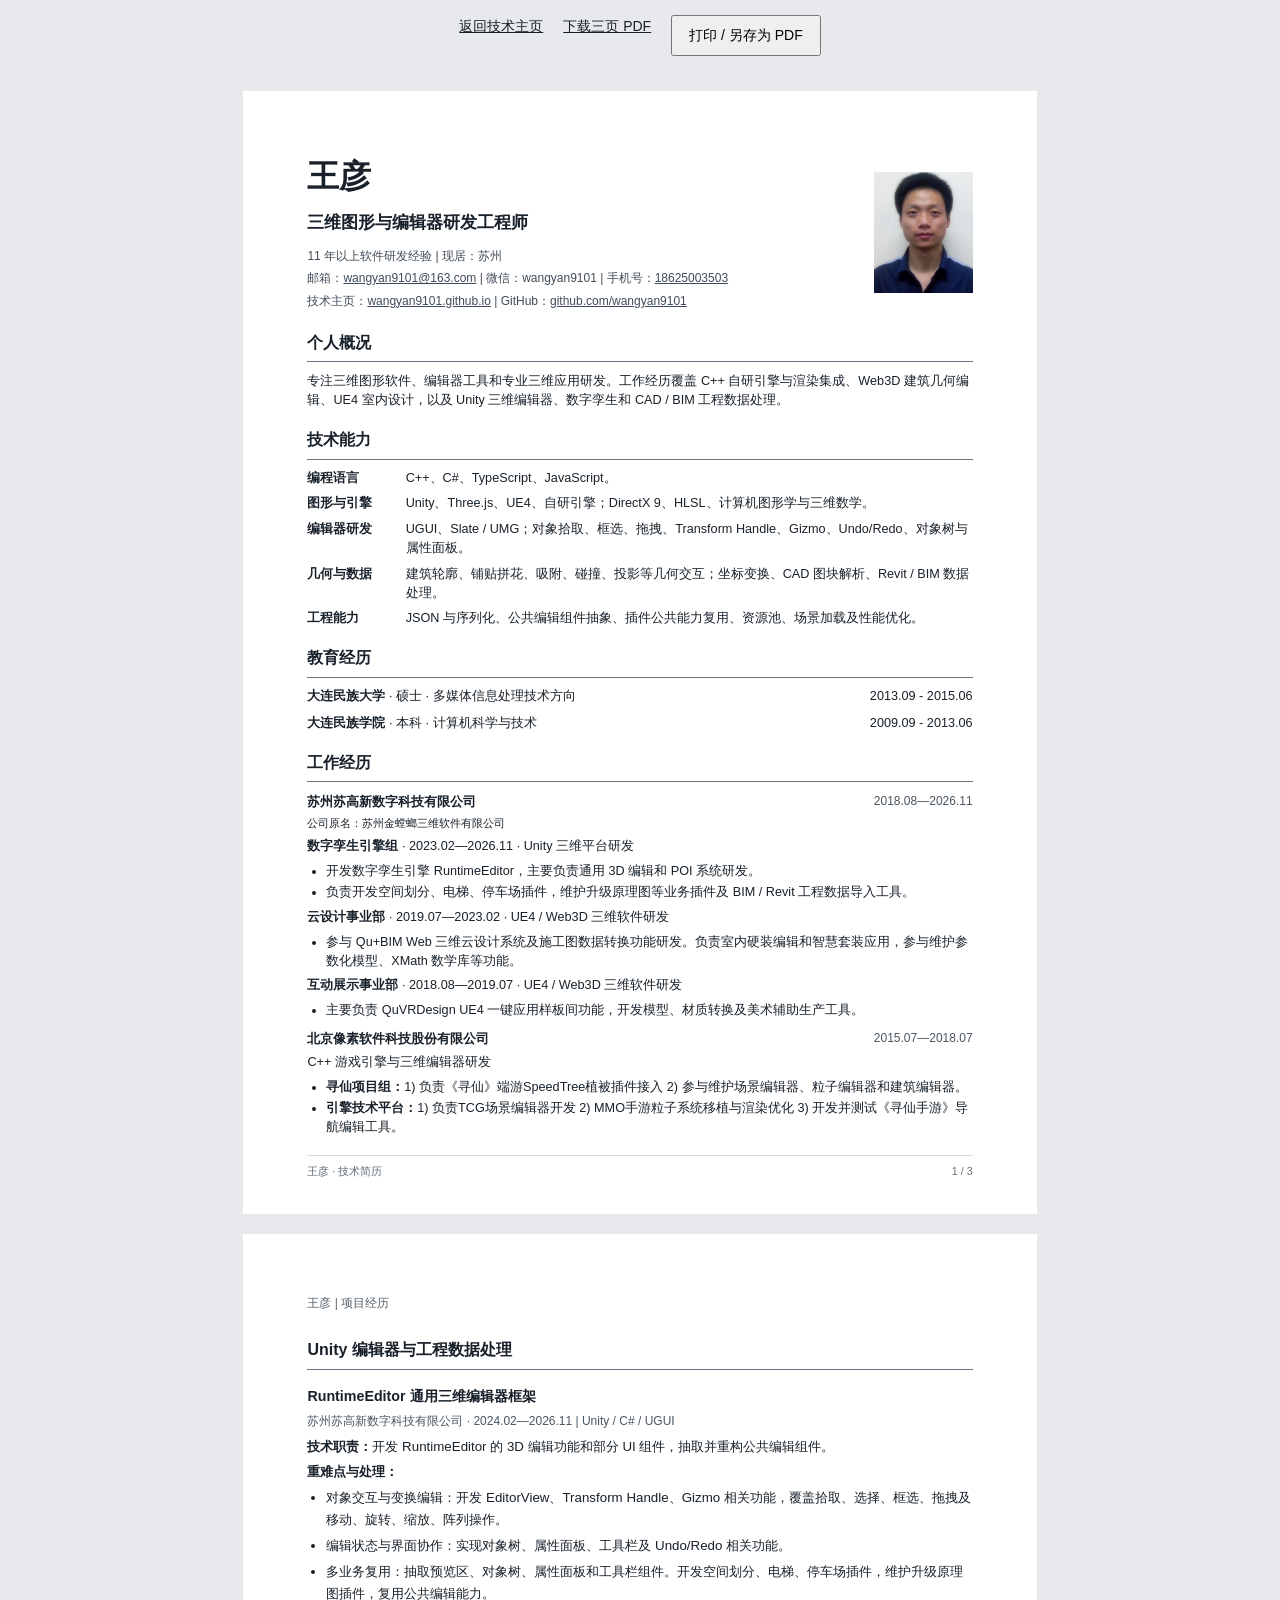
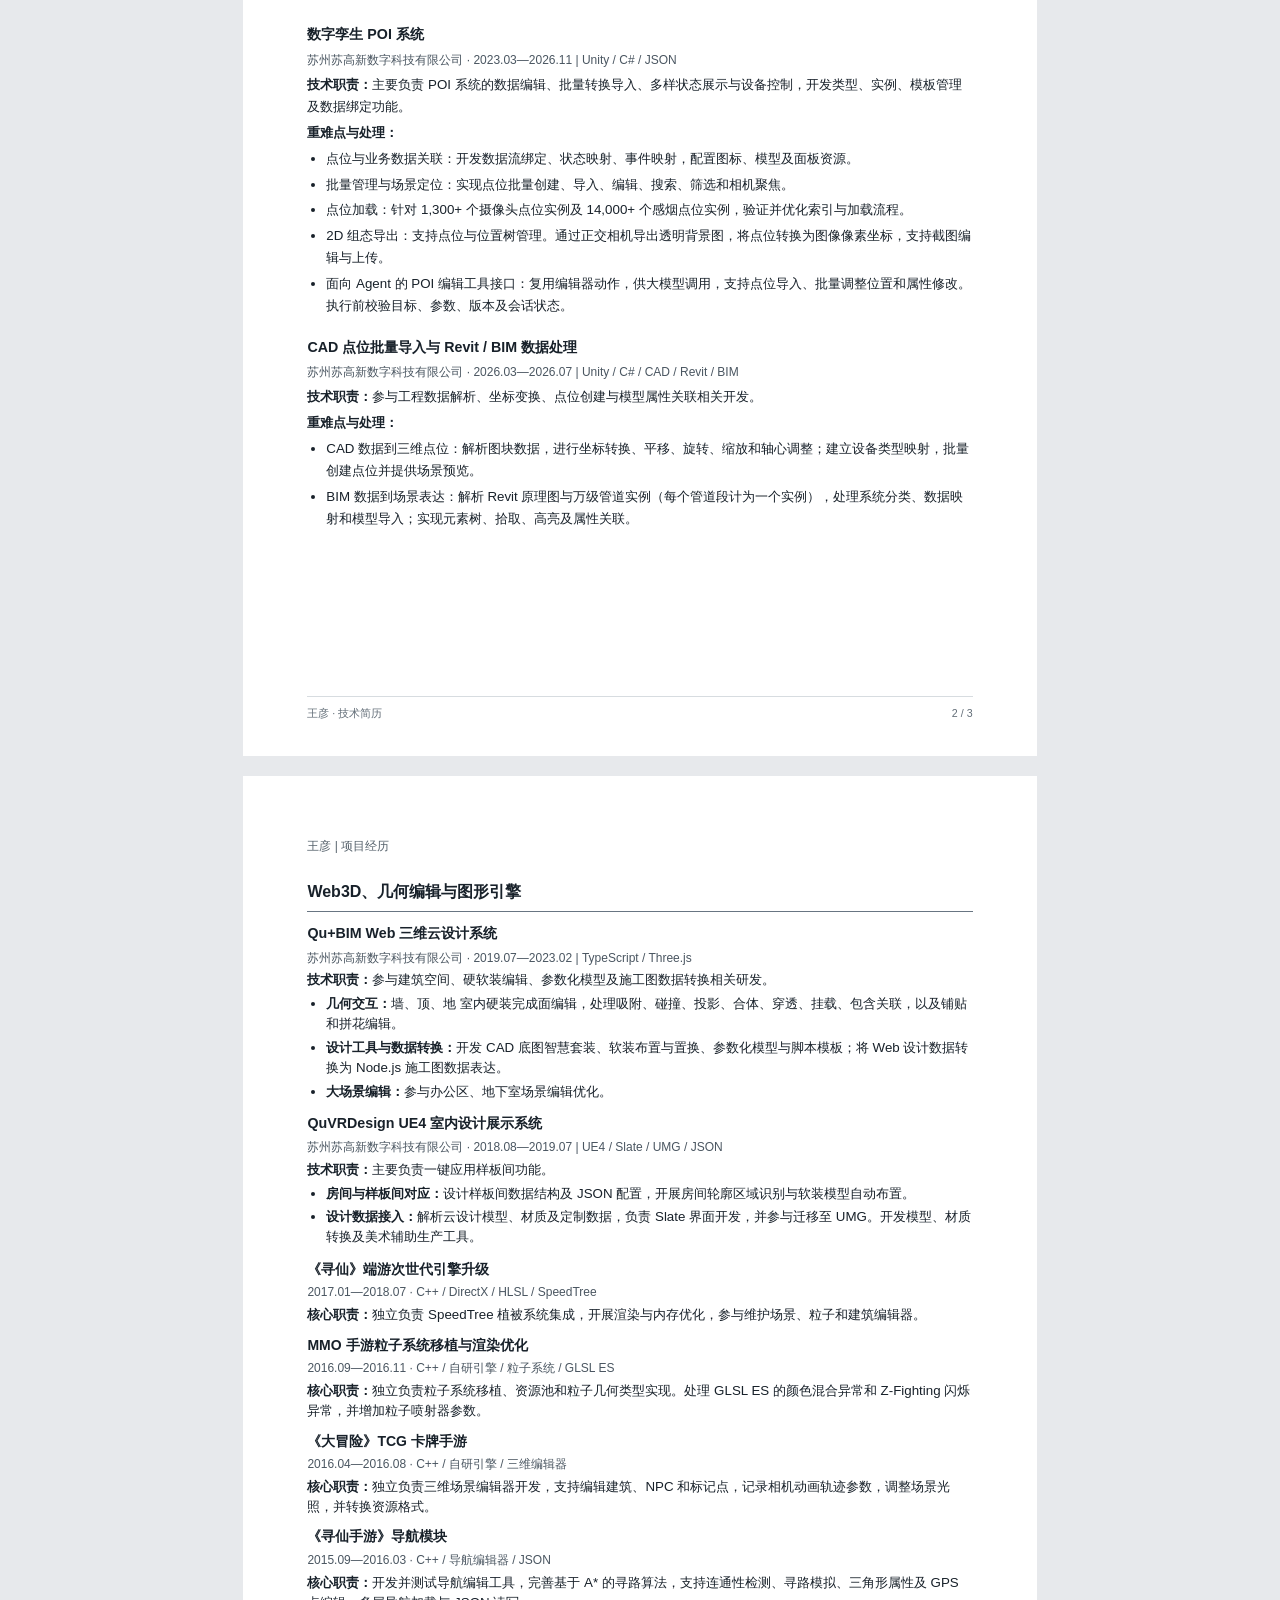
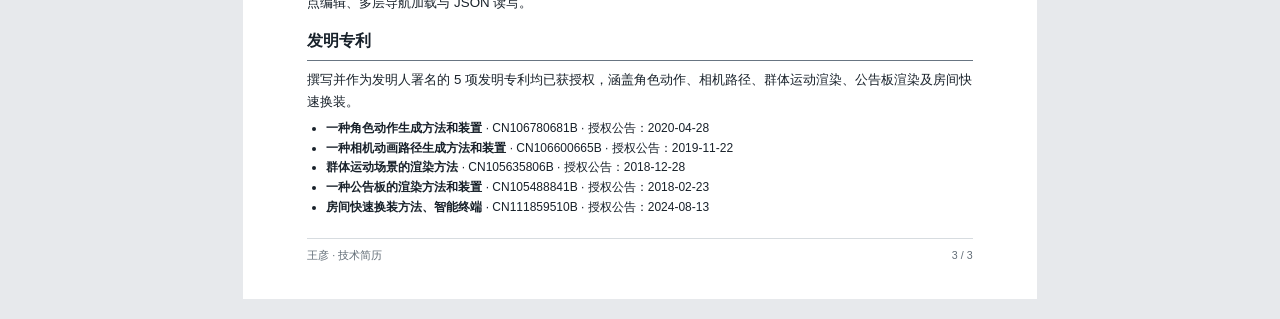
<file: resume/print.html>
<!doctype html><html lang="zh-CN"><head><meta charset="utf-8"><meta name="viewport" content="width=device-width,initial-scale=1"><title>王彦 | 三维图形与编辑器研发工程师（正式打印版）</title><meta name="description" content="王彦，三维图形与编辑器研发工程师。三页正式技术简历：关键技能、工作经历、项目职责与重难点处理。"><link rel="stylesheet" href="./print.css?v=393133bffa63"><link rel="stylesheet" href="../back-to-top.css?v=5ec0dcc4ddd5"><script defer src="../back-to-top.js?v=46f91dd4b315"></script></head><body><div class="toolbar"><a href="../">返回技术主页</a><a href="./wangyan-resume.pdf?v=4e2dd6bd0099" download>下载三页 PDF</a><button onclick="window.print()" type="button">打印 / 另存为 PDF</button></div><section class="sheet"><header class="print-profile"><div><h1>王彦</h1><p class="position">三维图形与编辑器研发工程师</p><p class="meta">11 年以上软件研发经验 | 现居：苏州</p><p class="meta">邮箱：<a href="mailto:wangyan9101@163.com">wangyan9101@163.com</a> | 微信：wangyan9101 | 手机号：<a href="tel:18625003503">18625003503</a></p><p class="meta">技术主页：<a href="https://wangyan9101.github.io/" target="_blank" rel="noopener noreferrer">wangyan9101.github.io</a> | GitHub：<a href="https://github.com/wangyan9101" target="_blank" rel="noopener noreferrer">github.com/wangyan9101</a></p></div><img class="print-portrait" src="../assets/SB.jpg" alt="王彦证件照" width="358" height="441"></header>
<h2>个人概况</h2><p>专注三维图形软件、编辑器工具和专业三维应用研发。工作经历覆盖 C++ 自研引擎与渲染集成、Web3D 建筑几何编辑、UE4 室内设计，以及 Unity 三维编辑器、数字孪生和 CAD / BIM 工程数据处理。</p>
<h2>技术能力</h2><dl class="skills"><dt>编程语言</dt><dd>C++、C#、TypeScript、JavaScript。</dd><dt>图形与引擎</dt><dd>Unity、Three.js、UE4、自研引擎；DirectX 9、HLSL、计算机图形学与三维数学。</dd><dt>编辑器研发</dt><dd>UGUI、Slate / UMG；对象拾取、框选、拖拽、Transform Handle、Gizmo、Undo/Redo、对象树与属性面板。</dd><dt>几何与数据</dt><dd>建筑轮廓、铺贴拼花、吸附、碰撞、投影等几何交互；坐标变换、CAD 图块解析、Revit / BIM 数据处理。</dd><dt>工程能力</dt><dd>JSON 与序列化、公共编辑组件抽象、插件公共能力复用、资源池、场景加载及性能优化。</dd></dl>
<h2>教育经历</h2><div class="education"><span><strong>大连民族大学</strong> · 硕士 · 多媒体信息处理技术方向</span><span>2013.09 - 2015.06</span></div><div class="education"><span><strong>大连民族学院</strong> · 本科 · 计算机科学与技术</span><span>2009.09 - 2013.06</span></div>
<h2>工作经历</h2><section class="work-history"><div class="job"><strong>苏州苏高新数字科技有限公司</strong><span>2018.08—2026.11</span></div><p class="former-name">公司原名：苏州金螳螂三维软件有限公司</p>
<p><strong>数字孪生引擎组</strong> · 2023.02—2026.11 · Unity 三维平台研发</p><ul><li>开发数字孪生引擎 RuntimeEditor，主要负责通用 3D 编辑和 POI 系统研发。</li><li>负责开发空间划分、电梯、停车场插件，维护升级原理图等业务插件及 BIM / Revit 工程数据导入工具。</li></ul>
<p><strong>云设计事业部</strong> · 2019.07—2023.02 · UE4 / Web3D 三维软件研发</p><ul><li>参与 Qu+BIM Web 三维云设计系统及施工图数据转换功能研发。负责室内硬装编辑和智慧套装应用，参与维护参数化模型、XMath 数学库等功能。</li></ul>
<p><strong>互动展示事业部</strong> · 2018.08—2019.07 · UE4 / Web3D 三维软件研发</p><ul><li>主要负责 QuVRDesign UE4 一键应用样板间功能，开发模型、材质转换及美术辅助生产工具。</li></ul>
<div class="job"><strong>北京像素软件科技股份有限公司</strong><span>2015.07—2018.07</span></div><p>C++ 游戏引擎与三维编辑器研发</p>
<ul><li><strong>寻仙项目组：</strong>1) 负责《寻仙》端游SpeedTree植被插件接入 2) 参与维护场景编辑器、粒子编辑器和建筑编辑器。</li><li><strong>引擎技术平台：</strong>1) 负责TCG场景编辑器开发 2) MMO手游粒子系统移植与渲染优化 3) 开发并测试《寻仙手游》导航编辑工具。</li></ul>
</section><footer class="footer"><span>王彦 · 技术简历</span><span>1 / 3</span></footer></section><section class="sheet"><p class="page-label">王彦 | 项目经历</p><h2>Unity 编辑器与工程数据处理</h2>
<article class="project"><h3>RuntimeEditor 通用三维编辑器框架</h3><p class="stack">苏州苏高新数字科技有限公司 · 2024.02—2026.11 | Unity / C# / UGUI</p><p><span class="label">技术职责：</span>开发 RuntimeEditor 的 3D 编辑功能和部分 UI 组件，抽取并重构公共编辑组件。</p><p><span class="label">重难点与处理：</span></p><ul><li>对象交互与变换编辑：开发 EditorView、Transform Handle、Gizmo 相关功能，覆盖拾取、选择、框选、拖拽及移动、旋转、缩放、阵列操作。</li><li>编辑状态与界面协作：实现对象树、属性面板、工具栏及 Undo/Redo 相关功能。</li><li>多业务复用：抽取预览区、对象树、属性面板和工具栏组件。开发空间划分、电梯、停车场插件，维护升级原理图插件，复用公共编辑能力。</li></ul></article>
<article class="project"><h3>数字孪生 POI 系统</h3><p class="stack">苏州苏高新数字科技有限公司 · 2023.03—2026.11 | Unity / C# / JSON</p><p><span class="label">技术职责：</span>主要负责 POI 系统的数据编辑、批量转换导入、多样状态展示与设备控制，开发类型、实例、模板管理及数据绑定功能。</p><p><span class="label">重难点与处理：</span></p><ul><li>点位与业务数据关联：开发数据流绑定、状态映射、事件映射，配置图标、模型及面板资源。</li><li>批量管理与场景定位：实现点位批量创建、导入、编辑、搜索、筛选和相机聚焦。</li><li>点位加载：针对 1,300+ 个摄像头点位实例及 14,000+ 个感烟点位实例，验证并优化索引与加载流程。</li><li>2D 组态导出：支持点位与位置树管理。通过正交相机导出透明背景图，将点位转换为图像像素坐标，支持截图编辑与上传。</li><li>面向 Agent 的 POI 编辑工具接口：复用编辑器动作，供大模型调用，支持点位导入、批量调整位置和属性修改。执行前校验目标、参数、版本及会话状态。</li></ul></article>
<article class="project"><h3>CAD 点位批量导入与 Revit / BIM 数据处理</h3><p class="stack">苏州苏高新数字科技有限公司 · 2026.03—2026.07 | Unity / C# / CAD / Revit / BIM</p><p><span class="label">技术职责：</span>参与工程数据解析、坐标变换、点位创建与模型属性关联相关开发。</p><p><span class="label">重难点与处理：</span></p><ul><li>CAD 数据到三维点位：解析图块数据，进行坐标转换、平移、旋转、缩放和轴心调整；建立设备类型映射，批量创建点位并提供场景预览。</li><li>BIM 数据到场景表达：解析 Revit 原理图与万级管道实例（每个管道段计为一个实例），处理系统分类、数据映射和模型导入；实现元素树、拾取、高亮及属性关联。</li></ul></article><footer class="footer"><span>王彦 · 技术简历</span><span>2 / 3</span></footer></section><section class="sheet"><p class="page-label">王彦 | 项目经历</p><h2>Web3D、几何编辑与图形引擎</h2>
<article class="project"><h3>Qu+BIM Web 三维云设计系统</h3><p class="stack">苏州苏高新数字科技有限公司 · 2019.07—2023.02 | TypeScript / Three.js</p><p><span class="label">技术职责：</span>参与建筑空间、硬软装编辑、参数化模型及施工图数据转换相关研发。</p><ul><li><strong>几何交互：</strong>墙、顶、地 室内硬装完成面编辑，处理吸附、碰撞、投影、合体、穿透、挂载、包含关联，以及铺贴和拼花编辑。</li><li><strong>设计工具与数据转换：</strong>开发 CAD 底图智慧套装、软装布置与置换、参数化模型与脚本模板；将 Web 设计数据转换为 Node.js 施工图数据表达。</li><li><strong>大场景编辑：</strong>参与办公区、地下室场景编辑优化。</li></ul></article>
<article class="project"><h3>QuVRDesign UE4 室内设计展示系统</h3><p class="stack">苏州苏高新数字科技有限公司 · 2018.08—2019.07 | UE4 / Slate / UMG / JSON</p><p><span class="label">技术职责：</span>主要负责一键应用样板间功能。</p><ul><li><strong>房间与样板间对应：</strong>设计样板间数据结构及 JSON 配置，开展房间轮廓区域识别与软装模型自动布置。</li><li><strong>设计数据接入：</strong>解析云设计模型、材质及定制数据，负责 Slate 界面开发，并参与迁移至 UMG。开发模型、材质转换及美术辅助生产工具。</li></ul></article>
<article class="project pixel-project"><h3>《寻仙》端游次世代引擎升级</h3><p class="stack">2017.01—2018.07 · C++ / DirectX / HLSL / SpeedTree</p><p><span class="label">核心职责：</span>独立负责 SpeedTree 植被系统集成，开展渲染与内存优化，参与维护场景、粒子和建筑编辑器。</p></article>
<article class="project pixel-project"><h3>MMO 手游粒子系统移植与渲染优化</h3><p class="stack">2016.09—2016.11 · C++ / 自研引擎 / 粒子系统 / GLSL ES</p><p><span class="label">核心职责：</span>独立负责粒子系统移植、资源池和粒子几何类型实现。处理 GLSL ES 的颜色混合异常和 Z-Fighting 闪烁异常，并增加粒子喷射器参数。</p></article>
<article class="project pixel-project"><h3>《大冒险》TCG 卡牌手游</h3><p class="stack">2016.04—2016.08 · C++ / 自研引擎 / 三维编辑器</p><p><span class="label">核心职责：</span>独立负责三维场景编辑器开发，支持编辑建筑、NPC 和标记点，记录相机动画轨迹参数，调整场景光照，并转换资源格式。</p></article>
<article class="project pixel-project"><h3>《寻仙手游》导航模块</h3><p class="stack">2015.09—2016.03 · C++ / 导航编辑器 / JSON</p><p><span class="label">核心职责：</span>开发并测试导航编辑工具，完善基于 A* 的寻路算法，支持连通性检测、寻路模拟、三角形属性及 GPS 点编辑、多层导航加载与 JSON 读写。</p></article>
<section class="patent-section"><h2>发明专利</h2><p>撰写并作为发明人署名的 5 项发明专利均已获授权，涵盖角色动作、相机路径、群体运动渲染、公告板渲染及房间快速换装。</p><ul class="patent-list"><li><strong>一种角色动作生成方法和装置</strong> · CN106780681B · 授权公告：2020-04-28</li><li><strong>一种相机动画路径生成方法和装置</strong> · CN106600665B · 授权公告：2019-11-22</li><li><strong>群体运动场景的渲染方法</strong> · CN105635806B · 授权公告：2018-12-28</li><li><strong>一种公告板的渲染方法和装置</strong> · CN105488841B · 授权公告：2018-02-23</li><li><strong>房间快速换装方法、智能终端</strong> · CN111859510B · 授权公告：2024-08-13</li></ul></section><footer class="footer"><span>王彦 · 技术简历</span><span>3 / 3</span></footer></section></body></html>
</file>
<file: styles.css>
:root{color-scheme:light;--text:#1e2933;--muted:#53616e;--line:#ded7cb;--accent:#315b78;--bg:#f7f4ee}*{box-sizing:border-box}html{scroll-behavior:smooth;scroll-padding-top:90px}body{margin:0;background:var(--bg);color:var(--text);font-family:"Segoe UI","Microsoft YaHei","PingFang SC",sans-serif;font-size:16px;line-height:1.85}a{color:var(--accent);text-decoration:none}a:hover{text-decoration:underline}a:focus-visible{outline:3px solid var(--accent);outline-offset:4px}h1,h2,h3,p{margin:0}h1,h2,h3{line-height:1.5}h1{font-size:36px;letter-spacing:1px}h2{font-size:23px;margin:38px 0 20px;border-bottom:1px solid var(--line);padding-bottom:10px}h3{font-size:18px}p{margin:9px 0}ul{margin:8px 0 12px;padding-left:22px}li{margin:5px 0}main,.site-footer{width:min(960px,calc(100% - 64px));margin:auto}.site-header{position:sticky;top:0;z-index:5;display:flex;align-items:center;justify-content:space-between;padding:17px max(32px,calc((100% - 1100px)/2));background:#fffffff5;border-bottom:1px solid var(--line);gap:24px}.brand{color:var(--text);font-weight:650;white-space:nowrap}.brand span{font-size:13px;color:var(--muted);font-weight:400;margin-left:12px}nav{display:flex;flex-wrap:wrap;gap:25px;font-size:14px}nav a{color:var(--muted)}header{padding:38px 0 28px;border-bottom:1px solid var(--line)}.position{font-size:22px;font-weight:600;margin:5px 0 15px}.meta{font-size:14px;color:var(--muted);margin:3px 0}.actions{display:flex;flex-wrap:wrap;align-items:center;gap:12px;margin-top:22px}.button{display:inline-block;border:1px solid var(--line);border-radius:4px;padding:8px 18px;font-size:14px;font-weight:500;color:var(--text)}.button:hover{border-color:var(--accent);text-decoration:none}.primary{background:var(--accent);border-color:var(--accent);color:white}.text-link{font-size:14px;padding:8px}.skills{display:grid;grid-template-columns:110px 1fr;gap:12px 20px;margin:0}.skills dt{font-weight:600}.skills dd{margin:0}.job{display:flex;justify-content:space-between;gap:20px;margin-top:24px}.job strong{font-size:17px}.job span{font-size:14px;color:var(--muted);white-space:nowrap}.job+p{font-size:14px;color:var(--muted);margin:4px 0}.group-title{margin-top:25px;color:var(--accent);font-size:17px}.project{padding:24px 0;border-bottom:1px solid var(--line)}.project .stack{font-size:13px;color:var(--muted);margin:5px 0 12px}.project p,.project li{font-size:15px}.label{font-weight:600}.education{display:flex;justify-content:space-between;gap:20px;margin:12px 0;font-size:15px}.education>span:last-child{font-size:14px;color:var(--muted);white-space:nowrap}.contact{margin-bottom:36px}.site-footer{border-top:1px solid var(--line);padding:22px 0;display:flex;justify-content:space-between;color:var(--muted);font-size:13px}.skip{position:fixed;top:-100px;left:10px;background:white;padding:10px;z-index:10}.skip:focus{top:0}#top{scroll-margin-top:90px}@media(max-width:700px){main,.site-footer{width:calc(100% - 36px)}.site-header{padding:12px 18px;flex-wrap:wrap;gap:9px}nav{width:100%;gap:19px;font-size:13px}header{padding-top:25px}.position{font-size:20px}h1{font-size:30px}h2{font-size:21px;margin-top:30px}.skills{grid-template-columns:1fr;gap:4px}.skills dt:not(:first-child){margin-top:10px}.skills dd{font-size:15px}.job,.education{flex-direction:column;gap:3px}.job{margin-top:20px}.project{padding:20px 0}p,li,dd{overflow-wrap:anywhere}.meta{font-size:13px}.actions{gap:8px}.button{padding:8px 12px}}@media(prefers-reduced-motion:reduce){html{scroll-behavior:auto}}@media print{.site-header,.actions,.site-footer,.skip{display:none}main{width:100%}body{font-size:10pt;line-height:1.6}h1{font-size:24pt}h2{font-size:14pt;margin-top:20px}header{padding-top:0}.project{break-inside:avoid}.project p,.project li,.skills dd{font-size:10pt}@page{size:A4;margin:15mm}}
/* Rounded controls and restrained motion, shared across the homepage. */
:root {
  --ease-out: cubic-bezier(.22, 1, .36, 1);
  --control-bg: #eee8dd;
  --header-height: 84px;
}
html { scroll-padding-top: calc(var(--header-height) + 18px); }
.site-header {
  background: rgba(247, 244, 238, .94);
  border-bottom-color: rgba(222, 215, 203, .65);
  -webkit-backdrop-filter: blur(16px) saturate(140%);
  backdrop-filter: blur(16px) saturate(140%);
  transition: background-color 300ms ease, border-color 300ms ease, box-shadow 300ms ease;
}
.site-header.is-scrolled {
  background: rgba(247, 244, 238, .78);
  border-bottom-color: rgba(222, 215, 203, .8);
  box-shadow: 0 6px 28px rgba(30, 41, 51, .045);
}
nav { gap: 8px; }
nav a,
.button,
.text-link,
.contact p:last-child a,
.site-footer a {
  display: inline-flex;
  align-items: center;
  justify-content: center;
  min-height: 42px;
  padding: 8px 17px;
  border: 1px solid var(--line);
  border-radius: 999px;
  background: rgba(255, 250, 240, .64);
  font-weight: 500;
  line-height: 1.65;
  text-decoration: none;
  transition: background-color 200ms ease, color 200ms ease,
    border-color 200ms ease, box-shadow 250ms ease, transform 250ms var(--ease-out);
}
nav a {
  min-height: 38px;
  padding: 6px 15px;
  border-color: transparent;
  background: transparent;
}
nav a:last-child { border-color: var(--line); }
nav a[aria-current="location"] {
  color: var(--accent);
  background: #ece7dc;
  border-color: #d9d2c5;
}
.button.primary {
  background: var(--accent);
  color: #fff;
  border-color: var(--accent);
  box-shadow: 0 2px 5px rgba(49, 91, 120, .08);
}
.text-link { color: var(--accent); }
.contact p:last-child { display: flex; align-items: center; flex-wrap: wrap; gap: 8px; }
.contact p:last-child a { font-size: 14px; }
.site-footer a { min-height: 36px; padding: 5px 14px; }
.brand { border-radius: 999px; transition: opacity 200ms ease; }
.brand:hover { text-decoration: none; opacity: .72; }
.meta a, .contact p:first-of-type a {
  text-decoration: underline;
  text-decoration-color: transparent;
  text-underline-offset: 4px;
  transition: color 200ms ease, text-decoration-color 200ms ease;
}
.meta a:hover, .contact p:first-of-type a:hover { text-decoration-color: currentColor; }
a:focus-visible {
  outline: 3px solid rgba(49, 91, 120, .65);
  outline-offset: 4px;
}
nav a:active, .button:active, .text-link:active,
.contact p:last-child a:active, .site-footer a:active {
  transform: translateY(0) scale(.98);
  box-shadow: none;
  background: #e8e1d5;
}
.button.primary:active { background: #264b65; }
main h2 { transition: border-color 300ms ease; }
main h2:target { border-bottom-color: var(--accent); }
@media (hover: hover) and (pointer: fine) {
  nav a:hover, .button:hover, .text-link:hover,
  .contact p:last-child a:hover, .site-footer a:hover {
    background: var(--control-bg);
    border-color: #b9cbd8;
    color: var(--accent);
    text-decoration: none;
    transform: translateY(-2px);
    box-shadow: 0 4px 12px rgba(30, 41, 51, .06);
  }
  .button.primary:hover {
    background: #284e69;
    border-color: #284e69;
    color: #fff;
    box-shadow: 0 5px 16px rgba(49, 91, 120, .17);
  }
  nav a:active, .button:active, .text-link:active,
  .contact p:last-child a:active, .site-footer a:active {
    transform: scale(.98);
    box-shadow: none;
  }
}
@supports not ((backdrop-filter: blur(1px)) or (-webkit-backdrop-filter: blur(1px))) {
  .site-header, .site-header.is-scrolled { background: rgba(247, 244, 238, .97); }
}
@media (max-width: 700px) {
  .site-header { gap: 10px; padding-block: 12px; }
  nav { gap: 5px; }
  nav a { padding: 6px 10px; min-height: 36px; }
  .button, .text-link { padding: 9px 16px; }
  .actions { gap: 10px; }
}
@media (prefers-reduced-motion: reduce) {
  html { scroll-behavior: auto; }
  *, *::before, *::after { transition: none !important; animation: none !important; }
  nav a, .button, .text-link, .contact p:last-child a, .site-footer a { transform: none !important; }
}
@media print {
  .site-header { display: none; }
  .contact p:last-child { display: block; }
  .contact p:last-child a { display: inline; padding: 0; border: 0; background: none; box-shadow: none; }
}

/* Top illustration and portrait use the existing local assets. */
.intro-banner {
  margin: 0;
  width: 100%;
  height: clamp(180px, 24vw, 340px);
  overflow: hidden;
  border-radius: 0;
  border: 0;
  box-shadow: none;
}
.intro-banner img {
  display: block;
  width: 100%;
  height: 100%;
  object-fit: cover;
  object-position: center 58%;
}
main > header { padding-top: 26px; }
.profile-intro {
  display: grid;
  grid-template-columns: minmax(0, 1fr) var(--portrait-width, 210px);
  align-items: start;
  gap: 32px;
}
.identity-title { margin-bottom: 16px; }
.identity-title .position { margin-bottom: 0; }
.portrait-frame {
  position: relative;
  isolation: isolate;
  height: var(--portrait-height, 260px);
  margin: 0;
  padding: 0;
  border-radius: 8px;
}
.portrait-frame::before {
  content: "";
  position: absolute;
  z-index: -1;
  inset: -4px;
  border-radius: inherit;
  background: linear-gradient(135deg, rgba(111, 172, 194, .65), rgba(201, 176, 120, .15) 55%, rgba(124, 168, 190, .45));
  filter: blur(10px);
  pointer-events: none;
}
.portrait-frame::after {
  content: "";
  position: absolute;
  inset: 0;
  border-radius: inherit;
  box-shadow: inset 0 0 0 1px rgba(148, 190, 204, .5), 0 0 5px rgba(125, 179, 199, .2);
  pointer-events: none;
}
.portrait {
  display: block;
  width: 100%;
  height: 100%;
  object-fit: contain;
  margin: 0;
  padding: 0;
  border: 0;
  border-radius: inherit;
  box-shadow: none;
  background: transparent;
}
@media (max-width: 700px) {
  .intro-banner { height: 180px; }
  .profile-intro { grid-template-columns: 1fr; gap: 20px; }
  .portrait-frame { width: 160px; height: auto; aspect-ratio: 358 / 441; }
  .identity-title .position { font-size: 18px; }
}
@media print {
  body { background: #fff; }
  .intro-banner { display: none; }
  main > header { padding-top: 0; }
  .profile-intro { grid-template-columns: 1fr 35mm; }
  .portrait-frame { height: auto; width: 35mm; aspect-ratio: 358 / 441; }
  .portrait { box-shadow: none; }
}
.site-header nav { margin-left: auto; }
.theme-toggle {
  display: inline-flex;
  flex: 0 0 38px;
  align-items: center;
  justify-content: center;
  width: 38px;
  height: 38px;
  padding: 9px;
  border: 1px solid var(--line);
  border-radius: 50%;
  background: rgba(255, 250, 240, .64);
  color: var(--text);
  cursor: pointer;
  transition: background-color 200ms ease, transform 250ms var(--ease-out);
}
.theme-toggle svg { width: 20px; height: 20px; }
.theme-toggle .sun-icon { display: none; }
.theme-toggle:focus-visible { outline: 3px solid var(--accent); outline-offset: 4px; }
.theme-toggle:active { transform: scale(.95); }
@media (hover: hover) { .theme-toggle:hover { background: var(--control-bg); } }
[data-theme="dark"] {
  color-scheme: dark;
  --bg: #1c2023;
  --text: #e8e5de;
  --muted: #b5b4ae;
  --line: #414549;
  --accent: #a5c4d6;
  --control-bg: #343c40;
}
[data-theme="dark"] .site-header { background: rgba(28, 32, 35, .94); border-color: var(--line); }
[data-theme="dark"] .site-header.is-scrolled { background: rgba(28, 32, 35, .8); }
[data-theme="dark"] .button,
[data-theme="dark"] .text-link,
[data-theme="dark"] .contact p:last-child a,
[data-theme="dark"] .site-footer a,
[data-theme="dark"] .theme-toggle { background: #282e32; }
[data-theme="dark"] .button.primary { background: #a5c4d6; color: #18232b; }
[data-theme="dark"] nav a[aria-current="location"] { background: #303b43; border-color: #4c6270; }
[data-theme="dark"] .portrait-frame::before {
  background: linear-gradient(135deg, rgba(117, 189, 215, .6), rgba(174, 156, 109, .1) 55%, rgba(103, 159, 195, .45));
}
[data-theme="dark"] .portrait-frame::after {
  box-shadow: inset 0 0 0 1px rgba(166, 208, 223, .5), 0 0 8px rgba(112, 179, 209, .22);
}
[data-theme="dark"] .theme-toggle .moon-icon { display: none; }
[data-theme="dark"] .theme-toggle .sun-icon { display: block; }
[data-theme="dark"] .skip { background: var(--bg); }
@media (hover: hover) {
  [data-theme="dark"] .button:hover,
  [data-theme="dark"] .text-link:hover,
  [data-theme="dark"] nav a:hover,
  [data-theme="dark"] .contact p:last-child a:hover,
  [data-theme="dark"] .site-footer a:hover,
  [data-theme="dark"] .theme-toggle:hover { background: var(--control-bg); }
  [data-theme="dark"] .button.primary:hover { background: #bad4e3; color: #18232b; }
}
@media (max-width: 700px) {
  .site-header .brand { order: 0; }
  .site-header .theme-toggle { order: 1; margin-left: auto; }
  .site-header nav { order: 2; margin-left: 0; }
}
@media print {
  html[data-theme="dark"] { --text: #1e2933; --muted: #53616e; --line: #dce2e7; --accent: #315b78; color-scheme: light; }
  .theme-toggle { display: none; }
}

@media print {
  .portrait-frame::before, .portrait-frame::after { display: none; }
}

/* The portrait highlight appears only on devices with hover input. */
.portrait-frame::before,
.portrait-frame::after {
  opacity: 0;
  transition: opacity 280ms ease;
}
@media (hover: hover) and (pointer: fine) {
  .portrait-frame:hover::before,
  .portrait-frame:hover::after { opacity: 1; }
}
/* Shared page navigation, with native keyboard-accessible disclosure. */
.page-switcher{position:relative;margin-right:auto;font-size:14px}
.page-switcher summary{display:flex;align-items:center;gap:10px;list-style:none;cursor:pointer;padding:6px 12px;border:1px solid transparent;border-radius:999px;transition:background-color .2s,border-color .2s}
.page-switcher summary::-webkit-details-marker{display:none}
.page-switcher summary:hover,.page-switcher[open] summary{background:var(--control-bg);border-color:var(--line)}
.page-switcher summary svg{transition:transform .2s}
.page-switcher[open] summary svg{transform:rotate(180deg)}
.page-switcher summary:focus-visible{outline:3px solid var(--accent);outline-offset:3px}
.page-switcher-menu{position:absolute;top:calc(100% + 10px);left:0;min-width:180px;padding:6px;background:var(--bg);border:1px solid var(--line);border-radius:12px;box-shadow:0 8px 28px rgba(30,41,51,.12)}
.page-switcher-menu a{display:block;padding:9px 12px;border-radius:7px;color:var(--text);text-decoration:none}
.page-switcher-menu a:hover,.page-switcher-menu a[aria-current="page"]{background:var(--control-bg);color:var(--accent)}
.site-header>.theme-toggle{margin-left:auto}
@media(max-width:700px){.site-header{column-gap:10px}.site-header>.page-switcher{order:0}.site-header>.brand{order:0}.site-header>.theme-toggle{order:1}}
@media print{.page-switcher{display:none}}

.former-name {
  font-size: 0.85em;
  font-weight: normal;
  margin: 0.3em 0;
}
</file>
<file: back-to-top.css>
.back-to-top{position:fixed;right:max(24px,env(safe-area-inset-right));bottom:calc(24px + env(safe-area-inset-bottom));z-index:50;display:grid;place-items:center;width:46px;height:46px;padding:0;border:1px solid var(--line,#d5cbb8);border-radius:50%;background:var(--bg,#f2eadb);color:var(--text,#18212a);box-shadow:0 6px 24px #00000014;cursor:pointer;transition:transform .2s,box-shadow .2s,background-color .2s;animation:back-to-top-in .2s ease-out;backdrop-filter:blur(16px)}
.back-to-top[hidden]{display:none}
.back-to-top svg{width:22px;height:22px}
.back-to-top:focus-visible{outline:3px solid var(--accent,#8a6537);outline-offset:4px}
@media(hover:hover){.back-to-top:hover{transform:translateY(-3px);box-shadow:0 9px 26px #00000024}}
@keyframes back-to-top-in{from{opacity:0;transform:translateY(6px)}to{opacity:1;transform:translateY(0)}}
@media(prefers-reduced-motion:reduce){.back-to-top{transition:none;animation:none}}
@media print{.back-to-top{display:none!important}}
</file>
<file: legacy/styles.css>
:root {
  --bg: #f7f4ee;
  --ink: #182025;
  --muted: #66706b;
  --line: #ded7cb;
  --paper: #fffaf0;
  --green: #137c72;
  --coral: #c94f3d;
  --yellow: #e5a93a;
  --shadow: 0 20px 60px rgba(42, 36, 28, 0.12);
}

* {
  box-sizing: border-box;
}

html {
  scroll-behavior: smooth;
}

body {
  margin: 0;
  background: var(--bg);
  color: var(--ink);
  font-family:
    Inter, "PingFang SC", "Microsoft YaHei", "Noto Sans CJK SC", Arial,
    sans-serif;
  line-height: 1.65;
}

a {
  color: inherit;
  text-decoration: none;
}

.site-header {
  position: sticky;
  top: 0;
  z-index: 10;
  display: flex;
  align-items: center;
  justify-content: space-between;
  gap: 24px;
  padding: 18px clamp(20px, 5vw, 72px);
  border-bottom: 1px solid rgba(222, 215, 203, 0.76);
  background: rgba(247, 244, 238, 0.88);
  backdrop-filter: blur(16px);
}

.brand {
  display: inline-flex;
  align-items: center;
  gap: 10px;
  font-weight: 800;
}

.brand-mark {
  display: grid;
  width: 34px;
  height: 34px;
  place-items: center;
  border-radius: 50%;
  background: var(--ink);
  color: var(--paper);
}

.nav {
  display: flex;
  align-items: center;
  gap: clamp(12px, 2vw, 28px);
  color: var(--muted);
  font-size: 15px;
}

.nav a:hover {
  color: var(--ink);
}

.nav-cta {
  padding: 8px 14px;
  border: 1px solid var(--ink);
  border-radius: 999px;
  color: var(--ink);
}

.hero {
  display: grid;
  grid-template-columns: minmax(0, 0.9fr) minmax(320px, 1.1fr);
  align-items: center;
  gap: clamp(28px, 6vw, 72px);
  min-height: calc(100vh - 72px);
  padding: clamp(36px, 7vw, 88px) clamp(20px, 5vw, 72px) 56px;
}

.hero-copy {
  max-width: 650px;
}

.eyebrow {
  margin: 0 0 12px;
  color: var(--coral);
  font-size: 13px;
  font-weight: 800;
  letter-spacing: 0;
  text-transform: uppercase;
}

h1,
h2,
h3,
p {
  overflow-wrap: anywhere;
}

h1 {
  margin: 0;
  max-width: 11ch;
  font-size: clamp(44px, 7vw, 86px);
  line-height: 0.98;
  letter-spacing: 0;
}

h2 {
  margin: 0;
  font-size: clamp(28px, 4vw, 44px);
  line-height: 1.12;
  letter-spacing: 0;
}

h3 {
  margin: 10px 0 10px;
  font-size: 21px;
  line-height: 1.32;
  letter-spacing: 0;
}

.hero-text {
  max-width: 560px;
  margin: 24px 0 0;
  color: var(--muted);
  font-size: 18px;
}

.hero-actions {
  display: flex;
  flex-wrap: wrap;
  gap: 14px;
  margin-top: 34px;
}

.button {
  display: inline-flex;
  min-height: 46px;
  align-items: center;
  justify-content: center;
  padding: 10px 18px;
  border-radius: 999px;
  font-weight: 800;
}

.button.primary {
  background: var(--green);
  color: white;
}

.button.secondary {
  border: 1px solid var(--line);
  background: rgba(255, 250, 240, 0.64);
}

.hero-media {
  position: relative;
  min-height: 360px;
}

.hero-media img {
  display: block;
  width: 100%;
  aspect-ratio: 16 / 11;
  object-fit: cover;
  border: 1px solid rgba(24, 32, 37, 0.1);
  border-radius: 8px;
  box-shadow: var(--shadow);
}

.section,
.topics,
.about {
  padding: 72px clamp(20px, 5vw, 72px);
}

.section-heading {
  display: flex;
  align-items: end;
  justify-content: space-between;
  gap: 24px;
  margin-bottom: 28px;
}

.post-grid {
  display: grid;
  grid-template-columns: repeat(3, minmax(0, 1fr));
  gap: 18px;
}

.post-card {
  min-height: 250px;
  padding: 24px;
  border: 1px solid var(--line);
  border-radius: 8px;
  background: var(--paper);
}

.post-card p {
  color: var(--muted);
}

.post-card a {
  display: inline-flex;
  margin-top: 12px;
  color: var(--green);
  font-weight: 800;
}

.post-meta {
  margin: 0;
  color: var(--coral);
  font-size: 13px;
  font-weight: 800;
}

.topics {
  display: grid;
  grid-template-columns: minmax(220px, 0.55fr) minmax(0, 1fr);
  gap: 32px;
  background: #182025;
  color: white;
}

.topics .eyebrow {
  color: var(--yellow);
}

.topic-list {
  display: grid;
  gap: 1px;
  margin: 0;
  padding: 0;
  list-style: none;
  background: rgba(255, 255, 255, 0.16);
}

.topic-list li {
  display: flex;
  align-items: center;
  gap: 18px;
  min-height: 72px;
  padding: 18px;
  background: #182025;
  font-size: clamp(18px, 2.4vw, 26px);
  font-weight: 800;
}

.topic-list span {
  color: var(--yellow);
  font-size: 15px;
}

.about {
  display: grid;
  grid-template-columns: minmax(0, 1fr) minmax(280px, 420px);
  gap: 40px;
  align-items: start;
}

.about-copy p:last-child {
  max-width: 720px;
  color: var(--muted);
  font-size: 18px;
}

.profile-panel {
  padding: 24px;
  border: 1px solid var(--line);
  border-radius: 8px;
  background: var(--paper);
}

.profile-label {
  margin: 0 0 16px;
  color: var(--coral);
  font-weight: 800;
}

dl {
  display: grid;
  gap: 18px;
  margin: 0;
}

dt {
  color: var(--muted);
  font-size: 13px;
}

dd {
  margin: 2px 0 0;
  font-weight: 800;
  overflow-wrap: anywhere;
}

.site-footer {
  display: flex;
  justify-content: space-between;
  gap: 20px;
  padding: 28px clamp(20px, 5vw, 72px);
  border-top: 1px solid var(--line);
  color: var(--muted);
}

@media (max-width: 900px) {
  .site-header {
    align-items: flex-start;
    flex-direction: column;
  }

  .nav {
    width: 100%;
    overflow-x: auto;
    padding-bottom: 2px;
  }

  .hero,
  .topics,
  .about {
    grid-template-columns: 1fr;
  }

  .hero {
    min-height: auto;
  }

  h1 {
    max-width: 12ch;
  }

  .post-grid {
    grid-template-columns: 1fr;
  }
}

@media (max-width: 560px) {
  .hero-media {
    min-height: 220px;
  }

  .hero-media img {
    aspect-ratio: 4 / 3;
  }

  .section-heading,
  .site-footer {
    align-items: flex-start;
    flex-direction: column;
  }

  .topic-list li {
    align-items: flex-start;
    flex-direction: column;
    gap: 8px;
  }
}
</file>
<file: projects/styles.css>
.projects-page{width:min(1280px,calc(100% - 64px))}.projects-heading{padding:30px 0 26px}.projects-heading h1{font-size:30px}.projects-heading p{color:var(--muted)}.projects-layout{display:grid;grid-template-columns:286px minmax(0,1fr);gap:48px;align-items:start;padding-top:28px}.project-sidebar{position:sticky;top:calc(var(--header-height,84px) + 22px);max-height:calc(100dvh - var(--header-height,84px) - 44px);overflow-y:auto;scrollbar-width:thin;padding:0 12px 10px 0}.sidebar-label{font-size:13px;color:var(--muted);margin:0 0 20px 18px}.project-index{display:flex;flex-direction:column;gap:5px;position:relative;padding-left:17px;border-left:1px solid var(--line);margin-left:5px}.project-index .project-nav-item{position:relative;display:block;white-space:normal;text-align:left;min-height:0;padding:11px 13px;border:1px solid transparent;border-radius:9px;background:transparent;font-size:14px;color:var(--muted);line-height:1.7;transform:none;box-shadow:none}.project-nav-item:before{content:'';position:absolute;left:-22px;top:19px;width:7px;height:7px;border-radius:50%;background:var(--line);box-shadow:0 0 0 4px var(--bg);transition:background-color .2s}.project-index .project-nav-item:hover{color:var(--text);background:rgba(49,91,120,.045);text-decoration:none;border-color:transparent;transform:none;box-shadow:none}.project-index .project-nav-item.is-active{color:var(--accent);border-color:transparent;background:transparent}.project-nav-item.is-active:before{background:var(--accent)}.nav-title{font-weight:500}.nav-meta{display:grid;grid-template-rows:0fr;opacity:0;transition:grid-template-rows .24s ease,opacity .24s ease}.nav-meta>span{overflow:hidden;font-size:14px;color:var(--muted)}.is-active .nav-meta{grid-template-rows:1fr;opacity:1}.is-active .nav-meta>span{padding-top:5px}.project-menu-toggle{display:none}.project-content{min-width:0}.project-detail{padding:30px 0;border-bottom:1px solid var(--line);scroll-margin-top:24px}.project-detail:first-child{padding-top:0}.project-detail h2{margin:6px 0 20px;border:0;padding:0;font-size:23px}.project-phase{font-size:14px;color:var(--muted)}.project-detail p{margin:14px 0}.project-detail li{margin:9px 0;overflow-wrap:anywhere}.project-detail ol{padding-left:25px}.project-return{margin:28px 0}.project-detail:target h2{color:var(--accent)}@media(max-width:1100px){.projects-layout{grid-template-columns:250px minmax(0,1fr);gap:28px}}@media(max-width:900px){.projects-layout{grid-template-columns:1fr;gap:24px;padding-top:20px}.project-sidebar{position:static;max-height:none;padding:0;border-bottom:1px solid var(--line)}.sidebar-label{display:none}.project-menu-toggle{display:flex;align-items:center;justify-content:space-between;width:100%;padding:10px 14px;margin-bottom:12px;border:1px solid var(--line);border-radius:9px;background:transparent;color:var(--text);font:inherit;font-size:14px;cursor:pointer}.project-index{margin-bottom:18px}.project-sidebar.is-collapsed .project-index{display:none}.project-sidebar.is-collapsed .project-menu-toggle span{transform:rotate(-90deg)}.project-sidebar:target .project-index{display:flex}.projects-heading h1{font-size:26px}.project-detail{padding-block:25px}.project-detail h2{font-size:21px}}@media(max-width:700px){.projects-page{width:calc(100% - 36px)}}@media print{.project-sidebar,.project-return{display:none}.projects-layout{display:block;padding:0}.projects-page{width:100%}.project-detail{break-inside:auto}.project-detail li{break-inside:avoid}}
.page-title-visually-hidden{position:absolute;width:1px;height:1px;overflow:hidden;clip-path:inset(50%);white-space:nowrap;margin:0}
.projects-page>.projects-layout{padding-top:30px}
[data-theme="dark"] .project-index .project-nav-item.is-active{background:transparent;border-color:transparent}
[data-theme="dark"] .project-index .project-nav-item:hover{background:rgba(165,196,214,.07)}
[data-theme="dark"] .project-menu-toggle{background:var(--bg)}

/* Feathered selection: no hard edge, fade towards every side. */
.project-index .project-nav-item { isolation: isolate; }
.project-index .project-nav-item::after {
  content: "";
  position: absolute;
  inset: -3px -5px;
  z-index: -1;
  pointer-events: none;
  background: radial-gradient(ellipse at 45% 50%, rgba(49, 91, 120, .12) 0%, rgba(49, 91, 120, .065) 40%, rgba(49, 91, 120, 0) 74%);
  opacity: 0;
  transition: opacity 240ms ease;
}
.project-index .project-nav-item.is-active::after { opacity: 1; }
[data-theme="dark"] .project-index .project-nav-item::after {
  background: radial-gradient(ellipse at 45% 50%, rgba(165, 196, 214, .17) 0%, rgba(165, 196, 214, .08) 40%, rgba(165, 196, 214, 0) 74%);
}
[data-theme="dark"] .project-index .project-nav-item.is-active:hover { background: transparent; }
/* Preview time and technology on hover or keyboard focus without changing selection. */
.project-nav-item:focus-visible .nav-meta { grid-template-rows: 1fr; opacity: 1; }
.project-nav-item:focus-visible .nav-meta>span { padding-top: 5px; }
@media (hover: hover) and (pointer: fine) {
  .project-nav-item:hover .nav-meta { grid-template-rows: 1fr; opacity: 1; }
  .project-nav-item:hover .nav-meta>span { padding-top: 5px; }
}
.project-filters{position:sticky;top:0;z-index:3;display:flex;flex-wrap:wrap;gap:7px;background:var(--bg);padding:0 0 12px}
.project-filters button{font:inherit;font-size:13px;line-height:1.5;padding:6px 12px;border:1px solid var(--line);border-radius:999px;background:transparent;color:var(--muted);cursor:pointer;transition:background-color .2s,color .2s,border-color .2s}
.project-filters button[aria-pressed="true"]{background:var(--accent);color:var(--bg);border-color:var(--accent)}
.project-filters button:focus-visible{outline:2px solid var(--accent);outline-offset:3px}
@media(hover:hover){.project-filters button:hover{border-color:var(--accent);color:var(--accent)}.project-filters button[aria-pressed="true"]:hover{color:var(--bg)}}
.filter-status{font-size:12px;color:var(--muted);margin:0 0 16px 2px}
.project-nav-item[hidden],.project-detail[hidden]{display:none!important}
@media(max-width:900px){.project-filters{position:static}.filter-status{margin-bottom:12px}}
@media print{.project-detail[hidden]{display:block!important}}
</file>
<file: resume/print.css>
@page{size:A4;margin:0}*{box-sizing:border-box}body{margin:0;color:#18212a;background:#e7e9ec;font-family:"Microsoft YaHei","PingFang SC",sans-serif;font-size:10pt;line-height:1.65}.sheet{width:210mm;min-height:297mm;margin:20px auto;padding:16mm 17mm 15mm;background:white;position:relative}.sheet h1{font-size:24pt;margin:0 0 2mm}.position{font-size:13pt;font-weight:600;margin:0 0 3mm}.meta{font-size:9pt;color:#404c58;margin:1mm 0}.summary{margin:4mm 0 0}h2{font-size:12pt;border-bottom:1px solid #687582;padding-bottom:1.5mm;margin:6mm 0 3mm}h3{font-size:10.7pt;margin:0 0 1mm}p{margin:1mm 0 2mm}ul{margin:1mm 0 2mm;padding-left:5mm}li{margin-bottom:1mm}.skills{display:grid;grid-template-columns:23mm 1fr;gap:1.5mm 3mm;margin:0}.skills dt{font-weight:600}.skills dd{margin:0}.job{display:flex;justify-content:space-between;gap:5mm;margin-top:3mm}.job strong{font-size:10pt}.job span,.stack{font-size:9pt;color:#4a5661}.project{margin:4mm 0 5mm;break-inside:avoid}.project p{margin:1mm 0}.label{font-weight:600}.footer{position:absolute;bottom:9mm;left:17mm;right:17mm;border-top:1px solid #d7dce0;padding-top:2mm;display:flex;justify-content:space-between;font-size:8pt;color:#626d77}.page-label{font-size:9pt;color:#55616b;margin:0 0 2mm}.toolbar{display:flex;justify-content:center;gap:20px;padding:15px;font-size:14px}a{color:inherit}button{font:inherit;padding:7px 16px;cursor:pointer}.education{display:flex;justify-content:space-between;gap:5mm;margin:2mm 0}.note{font-size:9pt;color:#4a5661}@media(max-width:800px){.sheet{width:100%;min-height:0;padding:25px 22px;margin:10px 0}.footer{position:static;margin-top:30px}.toolbar{flex-wrap:wrap}.job,.education{flex-wrap:wrap}}@media print{body{background:#fff}.toolbar{display:none}.sheet{width:210mm;height:297mm;min-height:0;margin:0;padding:16mm 17mm 15mm;break-after:page;overflow:visible}.sheet:last-child{break-after:auto}.footer{position:absolute}.project{break-inside:avoid}a{text-decoration:none}}
.sheet:first-of-type{font-size:9.5pt;line-height:1.55}.sheet:first-of-type h2{margin-top:4.5mm;margin-bottom:2.5mm}.sheet:first-of-type .job{margin-top:2.5mm}

.print-profile{display:grid;grid-template-columns:minmax(0,1fr) 26mm;gap:7mm;align-items:center}
.print-portrait{display:block;width:26mm;height:auto;border:0;margin:0;padding:0}
@media(max-width:500px){.print-profile{grid-template-columns:minmax(0,1fr) 22mm;gap:4mm}.print-portrait{width:22mm}}
@media print{.print-profile{grid-template-columns:minmax(0,1fr) 26mm;gap:7mm}.print-portrait{width:26mm}}

.patent-section{break-inside:avoid}
.patent-section h2{margin-top:4mm;margin-bottom:2mm}
.patent-list{font-size:9pt;line-height:1.45;margin:0;padding-left:5mm}
.patent-list li{margin:0 0 .6mm}
/* Compact only the four dated Pixel projects; retain readable type and patent rows. */
.pixel-project{margin:3mm 0}
.pixel-project p{margin:1mm 0}
.pixel-project h3{font-size:10.5pt}

.sheet:last-of-type .project {
  line-height: 1.5;
  margin-block: 3mm;
}
.sheet:last-of-type .pixel-project {
  margin-block: 2.5mm;
}

.former-name {
  font-size: 0.85em;
  font-weight: normal;
  margin: 0.3em 0;
}

.sheet:first-of-type .work-history {
  font-size: 9.5pt;
  line-height: 1.5;
}
.work-history li {
  margin-bottom: 0.6mm;
}
.work-history ul,
.work-history p {
  margin-top: 1mm;
  margin-bottom: 1.5mm;
}
</file>
